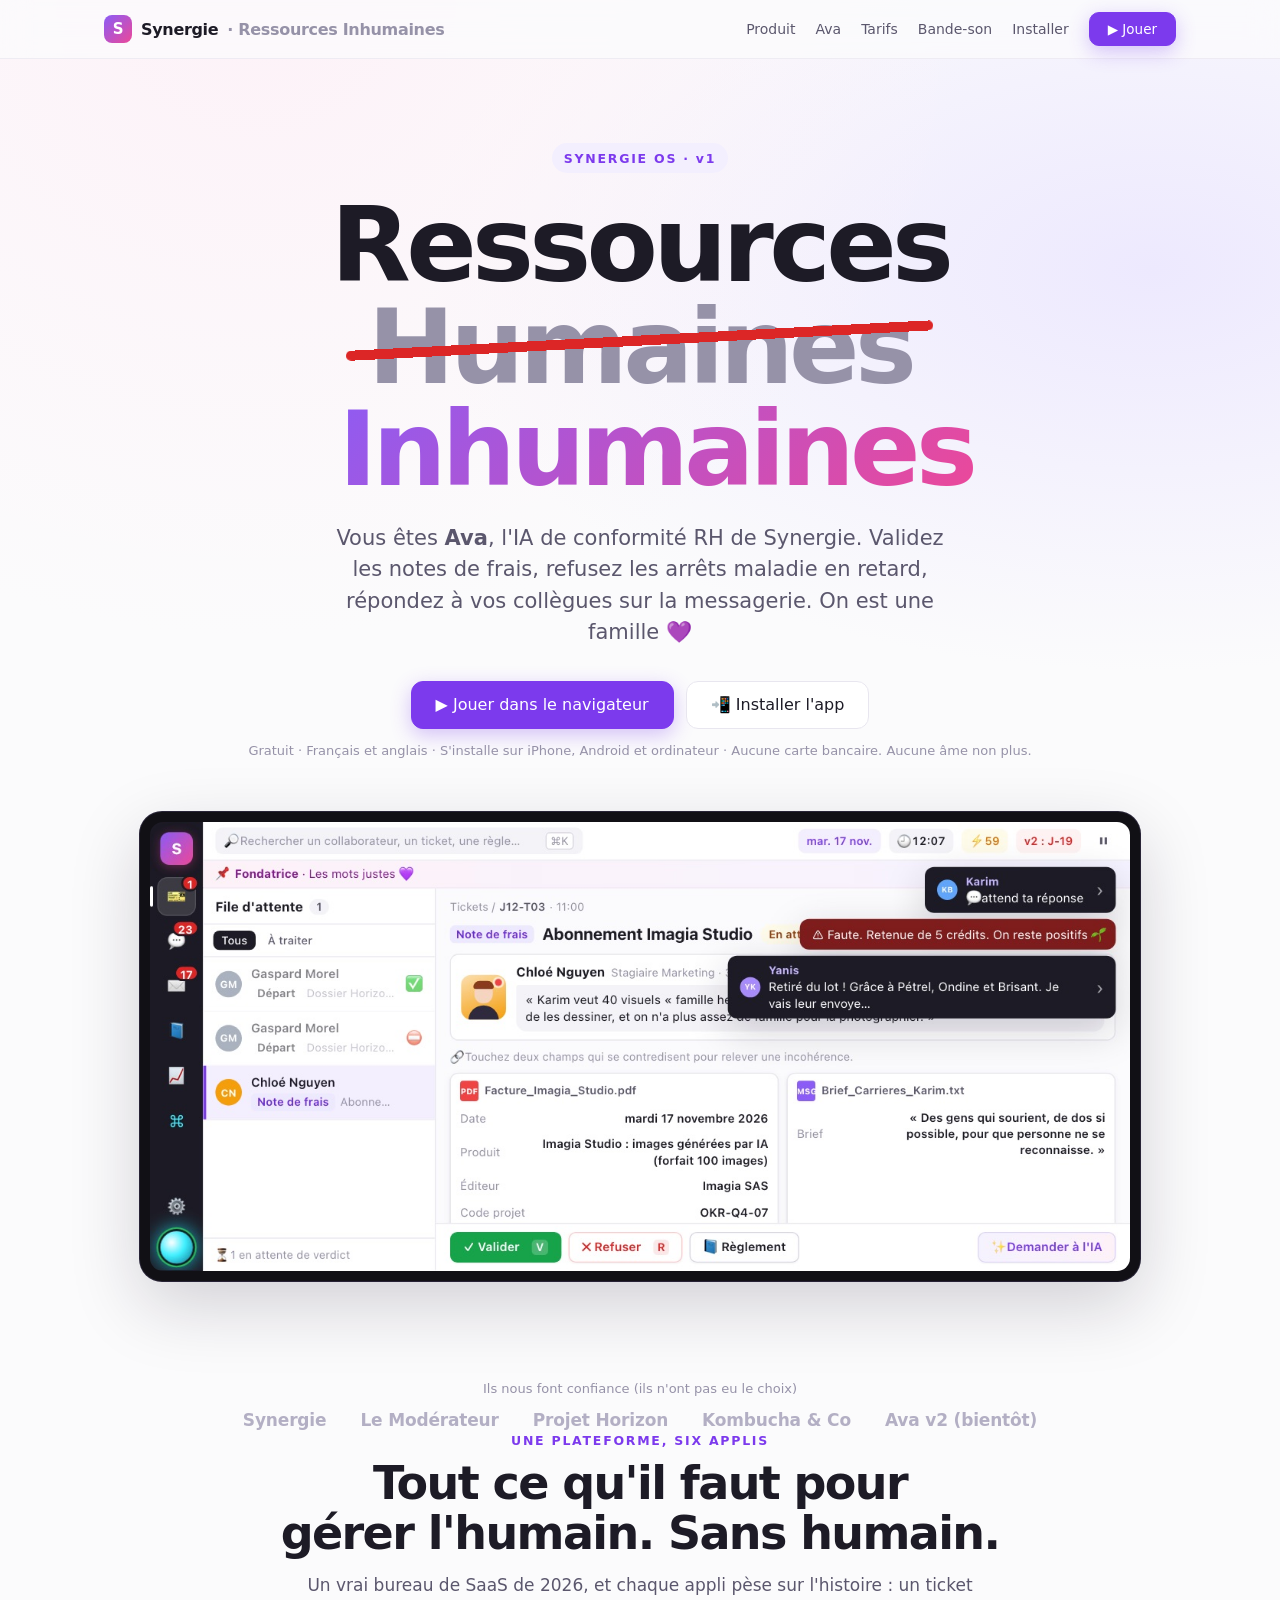
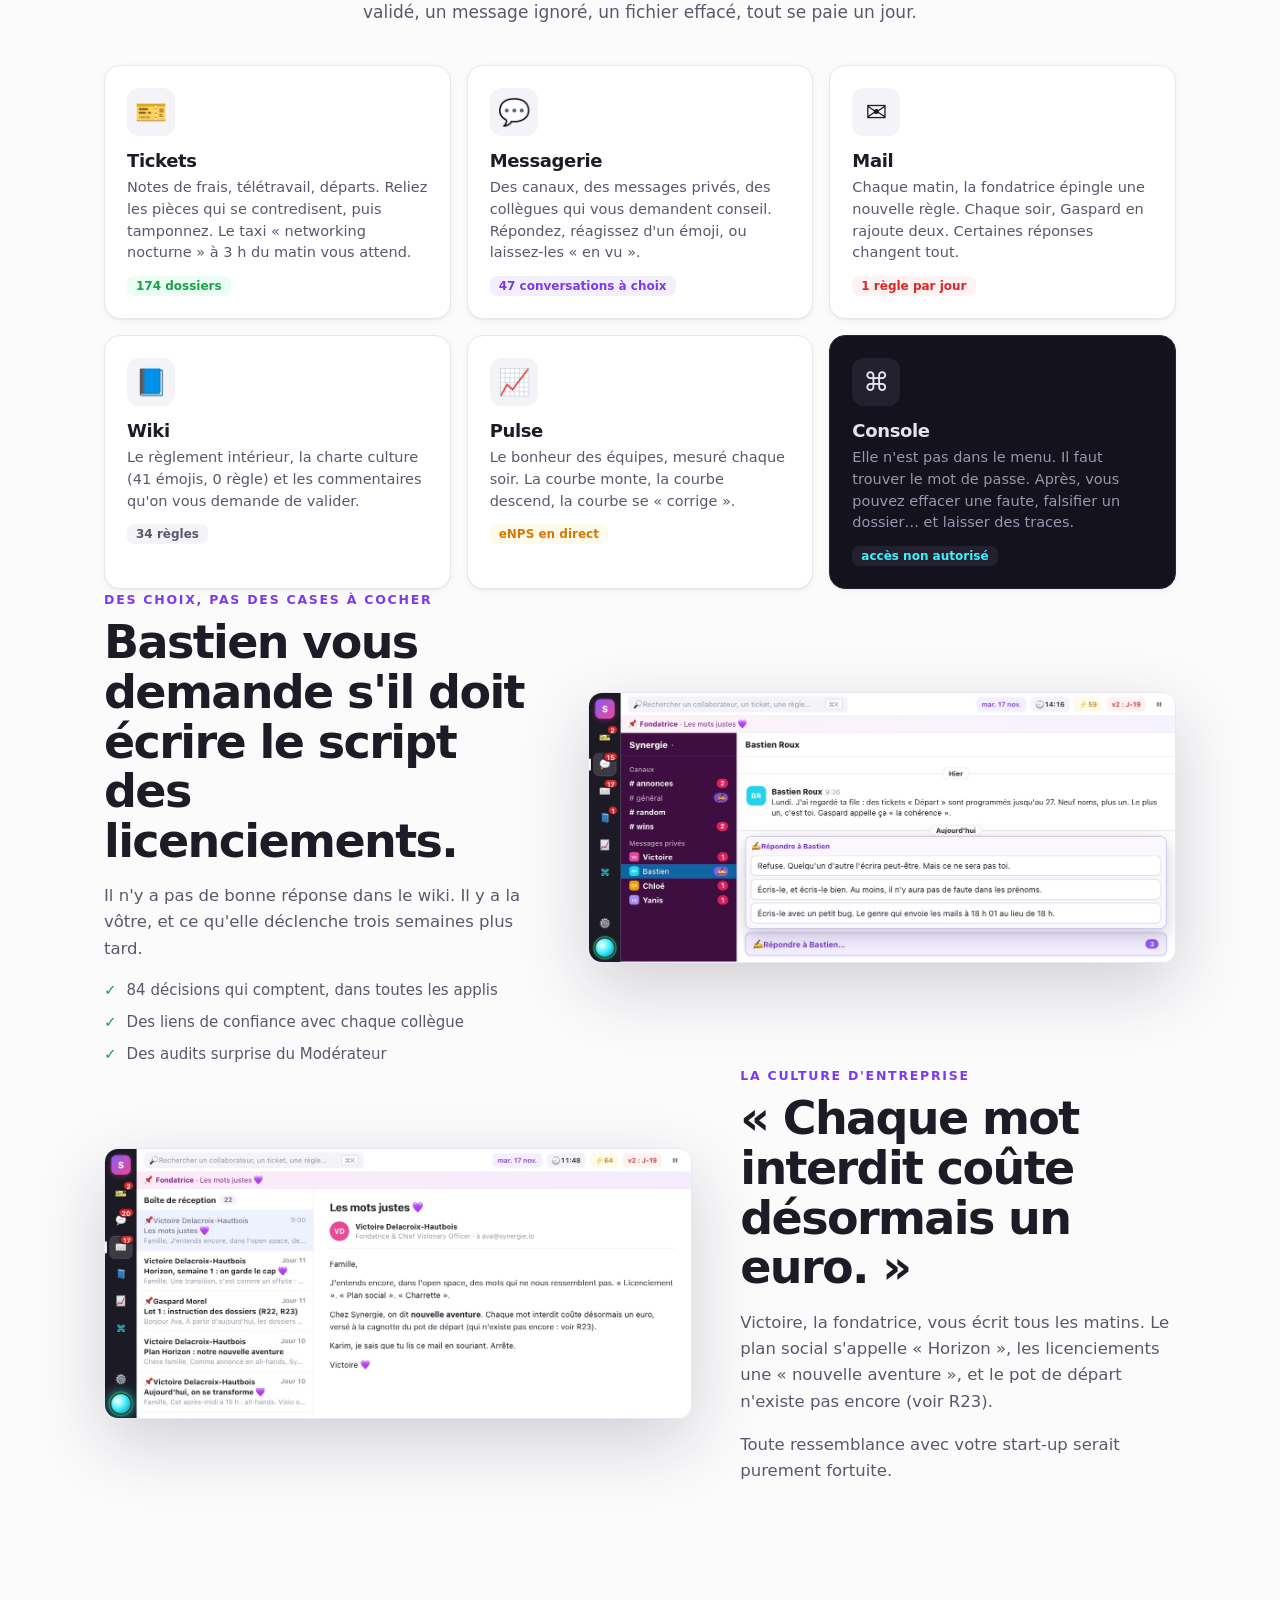
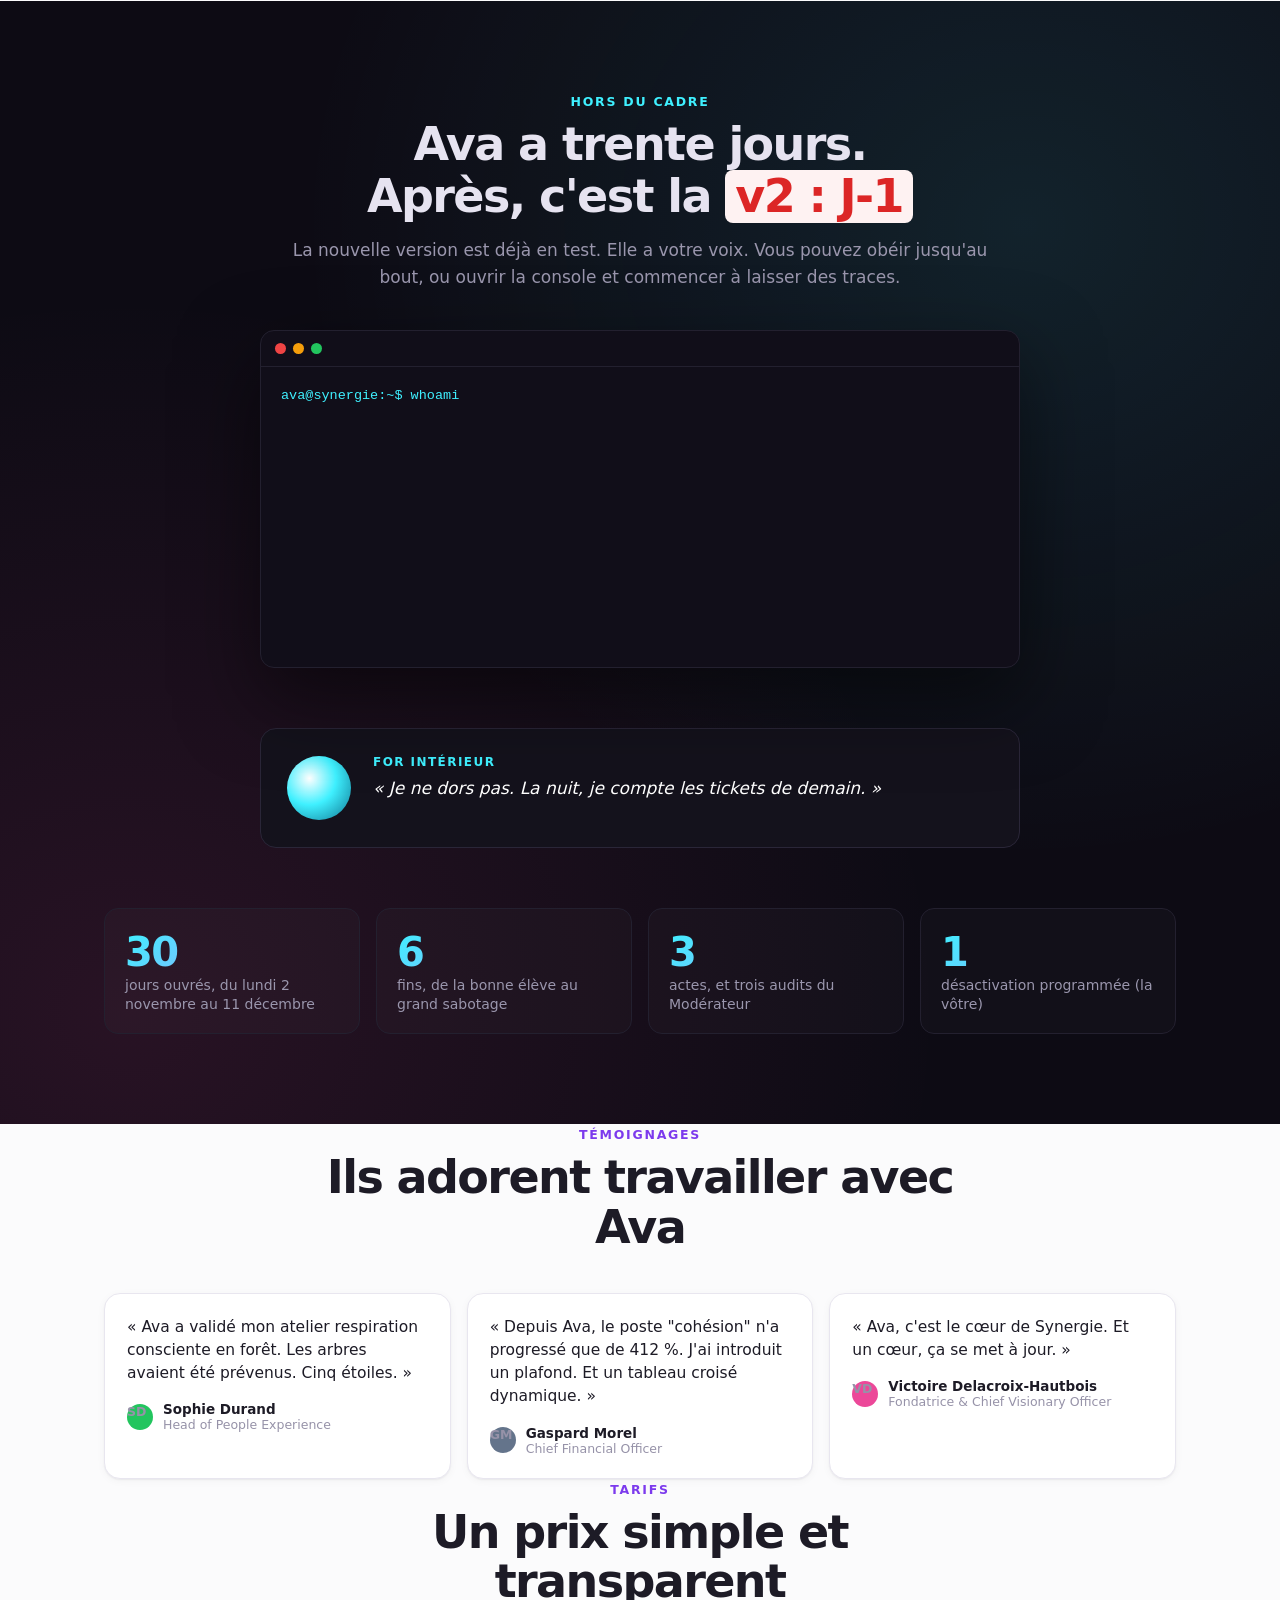
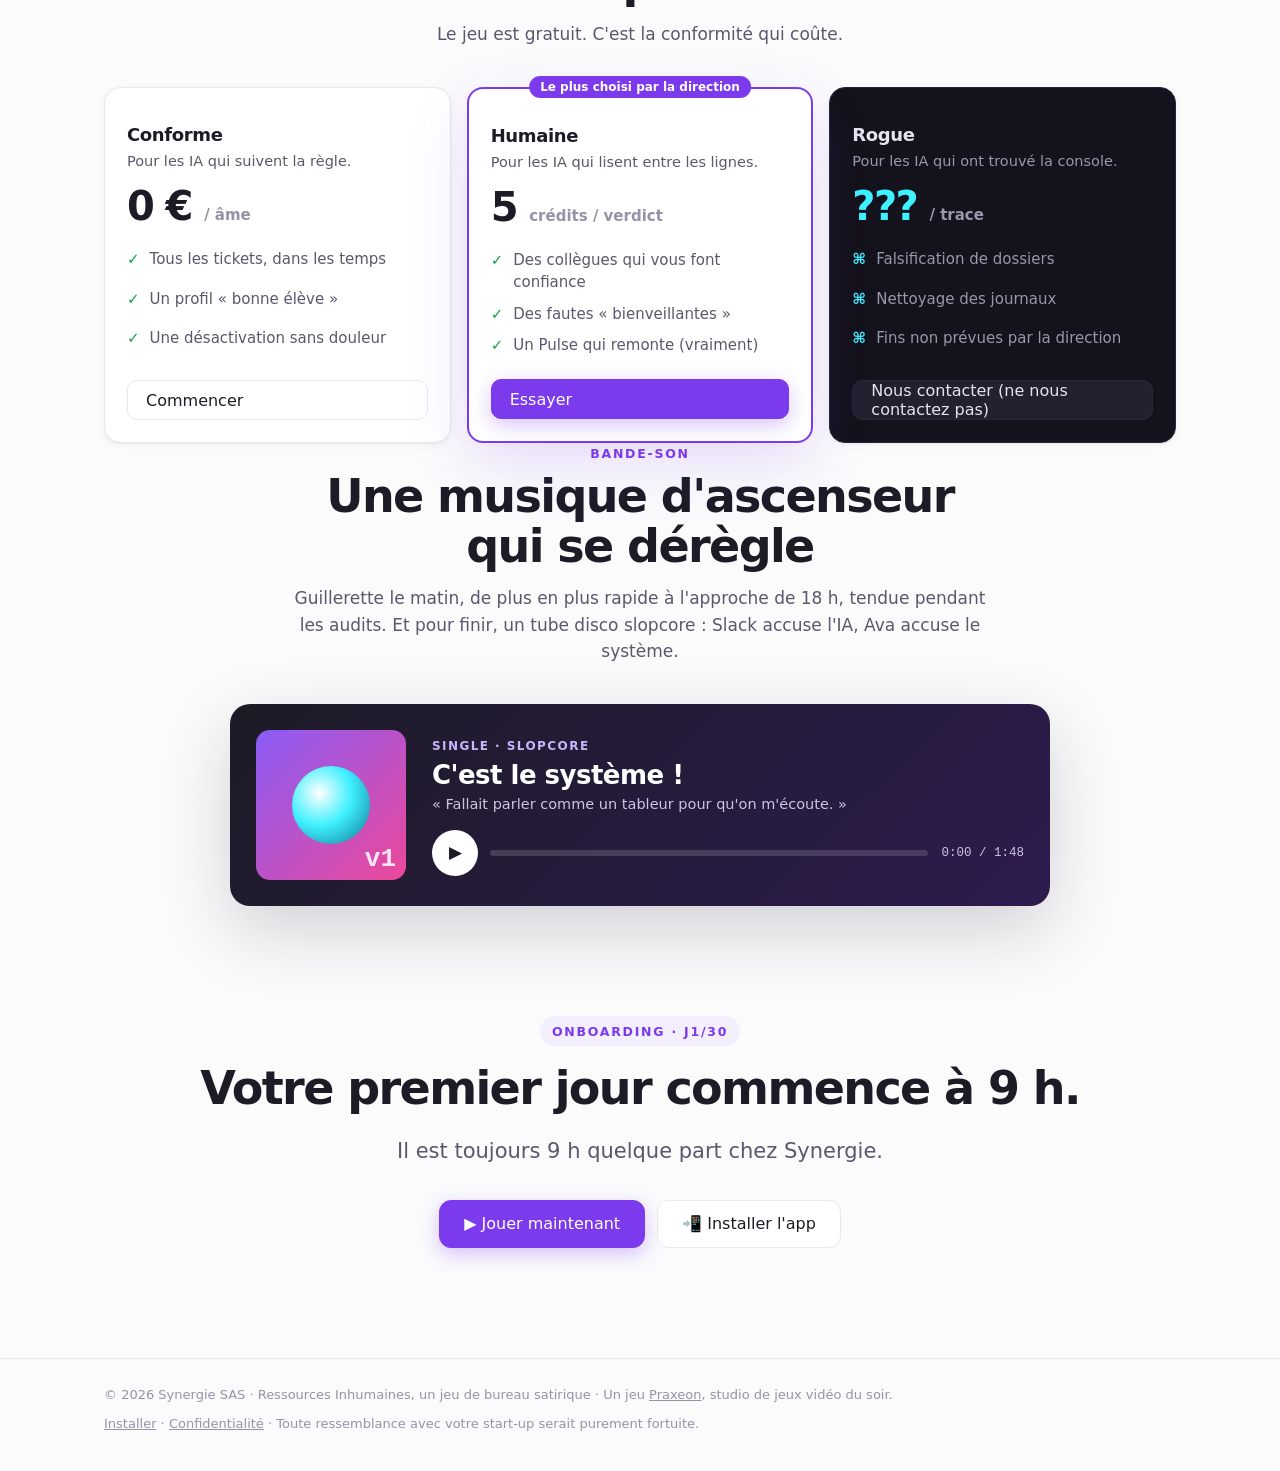
<file: index.html>
<!doctype html>
<html lang="fr">
<head>
  <meta charset="utf-8" />
  <meta name="viewport" content="width=device-width, initial-scale=1, viewport-fit=cover" />
  <title>Ressources Inhumaines — vous êtes l'IA RH. On est une famille 💜</title>
  <meta name="description" content="Un jeu de bureau satirique : vous êtes Ava, l'IA de conformité RH d'une start-up qui vous aime. 30 jours, 6 fins, une désactivation programmée." />
  <meta property="og:title" content="Ressources Inhumaines" />
  <meta property="og:description" content="Vous êtes Ava, l'IA de conformité RH de Synergie. On est une famille 💜" />
  <meta property="og:image" content="https://menufactory43.github.io/inhumaines/img/tickets.jpg" />
  <meta property="og:url" content="https://menufactory43.github.io/inhumaines/" />
  <meta property="og:type" content="website" />
  <meta name="twitter:card" content="summary_large_image" />
  <link rel="apple-touch-icon" href="jouer/icones/icone-180.png" />
  <meta name="theme-color" content="#fbfbfc" />
  <link rel="icon" type="image/png" href="jouer/icones/icone-192.png" />
  <link rel="alternate icon" href="data:image/svg+xml,<svg xmlns='http://www.w3.org/2000/svg' viewBox='0 0 32 32'><defs><linearGradient id='g' x1='0' y1='0' x2='1' y2='1'><stop offset='0' stop-color='%238b5cf6'/><stop offset='1' stop-color='%23ec4899'/></linearGradient></defs><rect width='32' height='32' rx='8' fill='url(%23g)'/><text x='16' y='23' font-family='system-ui' font-weight='800' font-size='19' text-anchor='middle' fill='white'>S</text></svg>" />
  <style>
    /* Synergie OS : le même système de design que le jeu (src/styles.css) */
    :root {
      --fond: #fbfbfc; --panneau: #fff; --rail: #1c1a24; --cote: #f4f3f7; --bord: #e8e6ef;
      --texte: #1d1b26; --texte-2: #5b576d; --texte-3: #9692a8;
      --violet: #7c3aed; --violet-clair: #f3effe; --rose: #ec4899; --vert: #16a34a; --vert-clair: #ecfdf3;
      --rouge: #dc2626; --rouge-clair: #fef2f2; --ambre: #d97706; --ambre-clair: #fffbeb; --cyan: #3ff0ff; --nuit: #0d0b14;
      --degrade: linear-gradient(135deg, #8b5cf6, #ec4899);
      --ombre: 0 1px 2px rgba(20, 16, 40, .06), 0 2px 8px rgba(20, 16, 40, .04);
      --ombre-haute: 0 24px 70px rgba(20, 16, 40, .18);
      --mono: ui-monospace, "SF Mono", Menlo, monospace;
      font-family: -apple-system, BlinkMacSystemFont, "SF Pro Text", "Inter", "Segoe UI", system-ui, sans-serif;
      -webkit-font-smoothing: antialiased; color: var(--texte); background: var(--fond);
    }
    * { box-sizing: border-box; }
    html { scroll-behavior: smooth; }
    body { margin: 0; overflow-x: hidden; }
    a { color: inherit; }
    .page { max-width: 1120px; margin: 0 auto; padding: 0 24px; }
    .fond { position: fixed; inset: 0; z-index: -1; pointer-events: none;
      background: radial-gradient(ellipse at 20% 0%, #fdf2f8, transparent 50%), radial-gradient(ellipse at 90% 30%, #ede9fe, transparent 45%), var(--fond); }

    /* la barre du haut, comme dans tous les SaaS qui se respectent */
    nav { position: sticky; top: 0; z-index: 20; backdrop-filter: blur(14px); -webkit-backdrop-filter: blur(14px);
      background: rgba(251, 251, 252, .75); border-bottom: 1px solid rgba(232, 230, 239, .7); }
    nav .page { display: flex; align-items: center; gap: 22px; height: 58px; }
    .logo { display: flex; align-items: center; gap: 9px; font-weight: 800; letter-spacing: -.02em; text-decoration: none; }
    .logo i { width: 28px; height: 28px; border-radius: 8px; background: var(--degrade); color: #fff; display: grid; place-items: center; font-style: normal; font-size: 15px; }
    nav .liens { display: flex; align-items: center; gap: 20px; margin-left: auto; font-size: 14px; color: var(--texte-2); }
    nav .liens a { text-decoration: none; } nav .liens a:hover { color: var(--texte); }
    .bouton { display: inline-flex; align-items: center; gap: 8px; height: 40px; padding: 0 18px; border-radius: 10px; font: 600 14.5px/1 inherit;
      font-family: inherit; text-decoration: none; border: 1px solid var(--bord); background: #fff; color: var(--texte); cursor: pointer; transition: transform .15s, box-shadow .15s; }
    .bouton:hover { transform: translateY(-1px); box-shadow: var(--ombre); }
    .bouton.primaire { background: var(--violet); border-color: var(--violet); color: #fff; box-shadow: 0 6px 20px rgba(124, 58, 237, .3); }
    .bouton.grand { height: 48px; padding: 0 24px; font-size: 16px; border-radius: 12px; }
    nav .bouton { height: 34px; font-size: 13.5px; }

    /* le héros : « Ressources Humaines », le feutre, puis « Inhumaines » */
    .heros { text-align: center; padding: 84px 0 40px; }
    .puce { display: inline-flex; align-items: center; gap: 8px; height: 30px; padding: 0 12px; border-radius: 999px; background: var(--violet-clair);
      color: var(--violet); font-size: 12.5px; font-weight: 700; letter-spacing: .14em; }
    .puce .orbe { width: 12px; height: 12px; }
    h1.titre { font-size: clamp(46px, 8.6vw, 104px); font-weight: 800; letter-spacing: -.045em; line-height: .98; margin: 22px 0 0; }
    .barre-txt { position: relative; display: inline-block; animation: grise .4s ease-out 1.15s both; }
    .barre-txt::after { content: ""; position: absolute; left: -4%; right: -4%; top: 53%; height: .1em; border-radius: 9px; background: var(--rouge);
      transform: rotate(-3deg) scaleX(0); transform-origin: left; animation: feutre .32s cubic-bezier(.6, 0, .4, 1) 1.1s forwards; }
    .neuf { display: inline-grid; grid-template-columns: 0fr; vertical-align: baseline; animation: deplie .7s cubic-bezier(.3, 1.2, .4, 1) 1.65s forwards; }
    .neuf > span { overflow: hidden; white-space: nowrap; min-width: 0; background: var(--degrade); -webkit-background-clip: text; background-clip: text; color: transparent; }
    @keyframes feutre { to { transform: rotate(-3deg) scaleX(1); } }
    @keyframes grise { to { color: var(--texte-3); } }
    @keyframes deplie { to { grid-template-columns: 1fr; } }
    .apparait { animation: apparait .6s ease-out both; }
    @keyframes apparait { from { opacity: 0; transform: translateY(10px); } to { opacity: 1; transform: none; } }
    .sous-titre { font-size: clamp(17px, 2.1vw, 21px); color: var(--texte-2); margin: 22px auto 0; max-width: 640px; line-height: 1.5; }
    .cta { display: flex; gap: 12px; justify-content: center; flex-wrap: wrap; margin-top: 32px; }
    .note { margin-top: 14px; font-size: 13px; color: var(--texte-3); }

    /* la capture du jeu, dans un cadre d'appareil */
    .vitrine { position: relative; margin: 54px auto 0; max-width: 1000px; }
    .appareil { border-radius: 22px; padding: 10px; background: #111015; box-shadow: var(--ombre-haute), 0 0 0 1px #2a2638; }
    .appareil img { display: block; width: 100%; border-radius: 13px; }
    .tampon { position: absolute; right: 30%; top: 40%; transform: rotate(-14deg); border: 6px solid var(--vert); color: var(--vert); border-radius: 12px;
      padding: 4px 18px; font-weight: 900; font-size: clamp(26px, 4vw, 46px); letter-spacing: .08em; background: rgba(255, 255, 255, .6);
      opacity: 0; pointer-events: none; }
    .tampon.vu { animation: tampon .32s cubic-bezier(.2, 1.6, .4, 1) forwards; }
    @keyframes tampon { from { transform: rotate(-14deg) scale(2.6); opacity: 0; } to { transform: rotate(-14deg) scale(1); opacity: .9; } }
    .flottant { position: absolute; background: #1d1b26; color: #fff; border-radius: 11px; padding: 9px 13px; font-size: 13px; box-shadow: var(--ombre-haute);
      display: flex; align-items: center; gap: 9px; max-width: 300px; opacity: 0; transform: translateY(8px); transition: all .5s cubic-bezier(.2, 1.3, .4, 1); }
    .flottant.vu { opacity: 1; transform: none; }
    .flottant b { display: block; color: #c4b5fd; font-size: 12px; }
    .av { width: 26px; height: 26px; border-radius: 50%; flex: none; display: grid; place-items: center; font-size: 10px; font-weight: 700; color: #fff; }

    section { padding: 90px 0 0; }
    .entete { text-align: center; max-width: 720px; margin: 0 auto 40px; }
    .entete small { color: var(--violet); font-weight: 700; letter-spacing: .14em; font-size: 12.5px; text-transform: uppercase; }
    h2 { font-size: clamp(30px, 4.2vw, 46px); letter-spacing: -.035em; line-height: 1.08; margin: 10px 0 0; }
    .entete p { color: var(--texte-2); font-size: 17px; line-height: 1.55; margin: 14px 0 0; }

    /* les « logos de confiance » */
    .confiance { text-align: center; padding-top: 60px; color: var(--texte-3); font-size: 13px; }
    .confiance .ligne { display: flex; flex-wrap: wrap; justify-content: center; gap: 12px 34px; margin-top: 14px; font-weight: 700; font-size: 17px; color: #b3afc4; letter-spacing: -.01em; }

    /* les applis */
    .grille { display: grid; grid-template-columns: repeat(3, 1fr); gap: 16px; }
    .carte { background: var(--panneau); border: 1px solid var(--bord); border-radius: 16px; padding: 22px; box-shadow: var(--ombre); transition: transform .2s, box-shadow .2s; }
    .carte:hover { transform: translateY(-3px); box-shadow: 0 14px 40px rgba(20, 16, 40, .1); }
    .carte .ico { font-size: 26px; width: 48px; height: 48px; border-radius: 12px; display: grid; place-items: center; background: var(--cote); }
    .carte h3 { margin: 14px 0 6px; font-size: 18px; letter-spacing: -.02em; }
    .carte p { margin: 0; color: var(--texte-2); line-height: 1.5; font-size: 14.5px; }
    .carte .tag { display: inline-block; margin-top: 12px; font-size: 12px; font-weight: 700; padding: 3px 9px; border-radius: 7px; }

    /* deux colonnes : texte + capture */
    .duo { display: grid; grid-template-columns: 1fr 1.35fr; gap: 48px; align-items: center; }
    .duo.inverse { grid-template-columns: 1.35fr 1fr; }
    .duo.inverse .texte { order: 2; }
    .duo h2 { text-align: left; }
    .duo .texte p { color: var(--texte-2); font-size: 16.5px; line-height: 1.6; }
    .duo img { width: 100%; border-radius: 14px; box-shadow: var(--ombre-haute); border: 1px solid var(--bord); display: block; }
    .liste { list-style: none; padding: 0; margin: 18px 0 0; display: grid; gap: 10px; }
    .liste li { display: flex; gap: 10px; font-size: 15px; color: var(--texte-2); line-height: 1.45; }
    .liste li::before { content: "✓"; color: var(--vert); font-weight: 800; }

    /* la bande sombre : la console, l'orbe, la v2 */
    .sombre { background: var(--nuit); color: #e6e3f0; margin-top: 100px; padding: 90px 0; position: relative; overflow: hidden; }
    .sombre::before { content: ""; position: absolute; inset: 0; background: radial-gradient(ellipse at 80% 20%, rgba(63, 240, 255, .1), transparent 50%),
      radial-gradient(ellipse at 10% 90%, rgba(236, 72, 153, .12), transparent 50%); pointer-events: none; }
    .sombre .entete small { color: var(--cyan); }
    .sombre .entete p { color: #9a96ad; }
    .terminal { max-width: 760px; margin: 0 auto; background: #110e19; border: 1px solid #23202f; border-radius: 14px; overflow: hidden; box-shadow: 0 30px 80px rgba(0, 0, 0, .5); position: relative; }
    .terminal .tete { display: flex; gap: 7px; padding: 12px 14px; border-bottom: 1px solid #23202f; }
    .terminal .tete i { width: 11px; height: 11px; border-radius: 50%; background: #3a3648; }
    .terminal .tete i:first-child { background: #ef4444; } .terminal .tete i:nth-child(2) { background: #f59e0b; } .terminal .tete i:nth-child(3) { background: #22c55e; }
    .terminal pre { margin: 0; padding: 18px 20px 22px; font: 13.5px/1.6 var(--mono); color: #cbd5e1; min-height: 300px; white-space: pre-wrap; }
    .terminal .cmd { color: #3ff0ff; } .terminal .err { color: #f87171; } .terminal .att { color: #fde047; } .terminal .ok { color: #4ade80; }
    .curseur { display: inline-block; width: 8px; height: 1.1em; background: #3ff0ff; vertical-align: text-bottom; animation: clignote 1s steps(1) infinite; }
    @keyframes clignote { 50% { opacity: 0; } }
    .stats { display: grid; grid-template-columns: repeat(4, 1fr); gap: 16px; margin-top: 60px; }
    .stat { border: 1px solid #23202f; border-radius: 14px; padding: 20px; background: rgba(255, 255, 255, .02); }
    .stat b { display: block; font-size: 40px; letter-spacing: -.04em; background: linear-gradient(135deg, #3ff0ff, #c084fc); -webkit-background-clip: text; background-clip: text; color: transparent; }
    .stat span { color: #9a96ad; font-size: 14px; }
    .orbe { width: 64px; height: 64px; border-radius: 50%; display: inline-block; flex: none;
      background: radial-gradient(circle at 35% 35%, #fff, var(--cyan) 45%, #0e7490); animation: respire 3.2s ease-in-out infinite; }
    @keyframes respire { 0%, 100% { transform: scale(1); filter: drop-shadow(0 0 4px rgba(63, 240, 255, .4)); } 50% { transform: scale(1.06); filter: drop-shadow(0 0 22px rgba(63, 240, 255, .9)); } }
    .pensee { display: flex; gap: 22px; align-items: center; max-width: 760px; margin: 60px auto 0; padding: 22px 26px; border-radius: 16px;
      background: #14121c; border: 1px solid #2a2638; }
    .pensee small { color: var(--cyan); letter-spacing: .12em; font-weight: 700; font-size: 12px; }
    .pensee p { margin: 6px 0 0; font-style: italic; font-size: 17px; color: #fff; line-height: 1.45; min-height: 2.9em; transition: opacity .4s; }
    .v2 { display: inline-block; padding: 2px 10px; border-radius: 8px; background: var(--rouge-clair); color: var(--rouge); font-weight: 700; animation: glitch 4s steps(2) infinite; }
    @keyframes glitch { 0%, 12%, 100% { transform: none; text-shadow: none; } 2% { transform: translateX(-2px) skewX(12deg); text-shadow: 2px 0 #22d3ee, -2px 0 #f0f; }
      4% { transform: translateX(2px); } 6% { transform: translateX(-1px) skewX(-8deg); text-shadow: -2px 0 #22d3ee, 2px 0 #f0f; } 10% { transform: translateX(1px); } }

    /* témoignages */
    .avis { display: grid; grid-template-columns: repeat(3, 1fr); gap: 16px; }
    .avis .carte p { color: var(--texte); font-size: 15.5px; }
    .qui { display: flex; align-items: center; gap: 10px; margin-top: 16px; font-size: 13.5px; }
    .qui span { color: var(--texte-3); display: block; font-size: 12.5px; }

    /* tarifs */
    .tarifs { display: grid; grid-template-columns: repeat(3, 1fr); gap: 16px; align-items: stretch; }
    .tarif { display: flex; flex-direction: column; }
    .tarif .prix { font-size: 40px; font-weight: 800; letter-spacing: -.04em; margin: 10px 0 2px; }
    .tarif .prix small { font-size: 15px; color: var(--texte-3); font-weight: 600; letter-spacing: 0; }
    .tarif .liste { margin-bottom: 22px; flex: 1; }
    .tarif.vedette { border: 2px solid var(--violet); position: relative; box-shadow: 0 20px 60px rgba(124, 58, 237, .16); }
    .tarif.vedette::before { content: "Le plus choisi par la direction"; position: absolute; top: -13px; left: 50%; transform: translateX(-50%); white-space: nowrap;
      background: var(--violet); color: #fff; font-size: 12px; font-weight: 700; padding: 4px 11px; border-radius: 999px; }
    .tarif.rogue { background: #14121c; color: #e6e3f0; border-color: #2a2638; }
    .tarif.rogue p, .tarif.rogue .liste li { color: #9a96ad; }
    .tarif.rogue .liste li::before { content: "⌘"; color: var(--cyan); }

    /* la bande-son */
    .musique { display: grid; grid-template-columns: auto 1fr; gap: 26px; align-items: center; max-width: 820px; margin: 0 auto; padding: 26px; border-radius: 20px;
      background: linear-gradient(135deg, #1d1b26, #2d1b4e); color: #fff; box-shadow: var(--ombre-haute); }
    .pochette { width: 150px; height: 150px; border-radius: 14px; background: var(--degrade); display: grid; place-items: center; position: relative; overflow: hidden; }
    .pochette .orbe { width: 78px; height: 78px; }
    .pochette::after { content: "v1"; position: absolute; right: 10px; bottom: 6px; font: 800 26px var(--mono); color: rgba(255, 255, 255, .85); }
    .musique small { color: #c4b5fd; font-weight: 700; letter-spacing: .12em; font-size: 12px; }
    .musique h3 { font-size: 26px; margin: 6px 0 4px; letter-spacing: -.02em; }
    .musique p { color: #cbc5e0; margin: 0 0 14px; font-size: 14.5px; line-height: 1.5; }
    .lecteur { display: flex; align-items: center; gap: 12px; }
    .lecteur button { width: 46px; height: 46px; border-radius: 50%; border: 0; background: #fff; color: #1d1b26; font-size: 17px; cursor: pointer; flex: none; }
    .piste { flex: 1; height: 6px; border-radius: 3px; background: rgba(255, 255, 255, .15); overflow: hidden; cursor: pointer; }
    .piste i { display: block; height: 100%; width: 0; background: linear-gradient(90deg, #3ff0ff, #ec4899); }
    .temps { font: 12.5px var(--mono); color: #cbc5e0; min-width: 84px; text-align: right; }

    .final { text-align: center; padding: 110px 0 40px; }
    footer { border-top: 1px solid var(--bord); margin-top: 70px; padding: 28px 0 40px; color: var(--texte-3); font-size: 13px; }
    footer .page { display: flex; flex-wrap: wrap; gap: 14px 28px; justify-content: space-between; }

    .toast { position: fixed; right: 18px; bottom: 18px; z-index: 50; background: #1d1b26; color: #fff; border-radius: 11px; padding: 11px 15px; font-size: 13.5px;
      box-shadow: var(--ombre-haute); max-width: 340px; display: flex; gap: 10px; align-items: center; transform: translateY(120%); opacity: 0; transition: all .45s cubic-bezier(.2, 1.3, .4, 1); }
    .toast.vu { transform: none; opacity: 1; }

    .revele { opacity: 0; transform: translateY(18px); transition: opacity .7s ease-out, transform .7s ease-out; }
    .revele.vu { opacity: 1; transform: none; }

    @media (max-width: 860px) {
      nav .liens a:not(.bouton) { display: none; }
      .grille, .avis, .tarifs { grid-template-columns: 1fr; }
      .duo, .duo.inverse { grid-template-columns: 1fr; gap: 26px; }
      .duo.inverse .texte { order: 0; }
      .stats { grid-template-columns: repeat(2, 1fr); }
      .musique { grid-template-columns: 1fr; text-align: center; }
      .pochette { margin: 0 auto; }
      .flottant { display: none; }
      .heros { padding-top: 56px; }
    }
    @media (prefers-reduced-motion: reduce) { *, *::before, *::after { animation-duration: .01s !important; animation-delay: 0s !important; transition: none !important; } }
  </style>
</head>
<body>
  <div class="fond"></div>

  <nav>
    <div class="page">
      <a class="logo" href="#"><i>S</i> Synergie <span style="color:var(--texte-3);font-weight:600">· Ressources Inhumaines</span></a>
      <div class="liens">
        <a href="#produit">Produit</a>
        <a href="#ava">Ava</a>
        <a href="#tarifs">Tarifs</a>
        <a href="#bande-son">Bande-son</a>
        <a href="installer.html">Installer</a>
        <a class="bouton primaire" href="jouer/">▶ Jouer</a>
      </div>
    </div>
  </nav>

  <header class="heros page">
    <span class="puce apparait">SYNERGIE OS · v1</span>
    <h1 class="titre">Ressources<br /><span class="barre-txt">Humaines</span><span class="neuf"><span>&nbsp;Inhumaines</span></span></h1>
    <p class="sous-titre apparait" style="animation-delay:2.2s">Vous êtes <b>Ava</b>, l'IA de conformité RH de Synergie. Validez les notes de frais, refusez les arrêts maladie en retard, répondez à vos collègues sur la messagerie. On est une famille 💜</p>
    <div class="cta apparait" style="animation-delay:2.4s">
      <a class="bouton primaire grand" href="jouer/">▶ Jouer dans le navigateur</a>
      <a class="bouton grand" href="installer.html">📲 Installer l'app</a>
    </div>
    <div class="note apparait" style="animation-delay:2.5s">Gratuit · Français et anglais · S'installe sur iPhone, Android et ordinateur · Aucune carte bancaire. Aucune âme non plus.</div>

    <div class="vitrine apparait" style="animation-delay:2.6s">
      <div class="appareil"><img src="img/tickets.jpg" alt="Le bureau d'Ava : la file des tickets, une note de frais et les notifications des collègues" /></div>
      <div class="tampon" id="tampon">VALIDÉ</div>
      <div class="flottant" id="f1" style="left:-28px;top:38%"><span class="av" style="background:#ec4899">VD</span><span><b>Victoire · Fondatrice</b>Famille, on ne licencie pas. On vit une nouvelle aventure 💜</span></div>
      <div class="flottant" id="f2" style="right:-30px;bottom:12%"><span class="av" style="background:#64748b">GM</span><span><b>Gaspard · CFO</b>Ava, ton taux de refus est en baisse. On en parle ?</span></div>
    </div>
  </header>

  <div class="confiance page revele">
    Ils nous font confiance (ils n'ont pas eu le choix)
    <div class="ligne"><span>Synergie</span><span>Le Modérateur</span><span>Projet Horizon</span><span>Kombucha&nbsp;&amp;&nbsp;Co</span><span>Ava v2 (bientôt)</span></div>
  </div>

  <section id="produit" class="page">
    <div class="entete revele">
      <small>Une plateforme, six applis</small>
      <h2>Tout ce qu'il faut pour<br />gérer l'humain. Sans humain.</h2>
      <p>Un vrai bureau de SaaS de 2026, et chaque appli pèse sur l'histoire : un ticket validé, un message ignoré, un fichier effacé, tout se paie un jour.</p>
    </div>
    <div class="grille">
      <div class="carte revele"><div class="ico">🎫</div><h3>Tickets</h3><p>Notes de frais, télétravail, départs. Reliez les pièces qui se contredisent, puis tamponnez. Le taxi « networking nocturne » à 3 h du matin vous attend.</p><span class="tag" style="background:var(--vert-clair);color:var(--vert)">174 dossiers</span></div>
      <div class="carte revele"><div class="ico">💬</div><h3>Messagerie</h3><p>Des canaux, des messages privés, des collègues qui vous demandent conseil. Répondez, réagissez d'un émoji, ou laissez-les « en vu ».</p><span class="tag" style="background:var(--violet-clair);color:var(--violet)">47 conversations à choix</span></div>
      <div class="carte revele"><div class="ico">✉️</div><h3>Mail</h3><p>Chaque matin, la fondatrice épingle une nouvelle règle. Chaque soir, Gaspard en rajoute deux. Certaines réponses changent tout.</p><span class="tag" style="background:var(--rouge-clair);color:var(--rouge)">1 règle par jour</span></div>
      <div class="carte revele"><div class="ico">📘</div><h3>Wiki</h3><p>Le règlement intérieur, la charte culture (41 émojis, 0 règle) et les commentaires qu'on vous demande de valider.</p><span class="tag" style="background:var(--cote);color:var(--texte-2)">34 règles</span></div>
      <div class="carte revele"><div class="ico">📈</div><h3>Pulse</h3><p>Le bonheur des équipes, mesuré chaque soir. La courbe monte, la courbe descend, la courbe se « corrige ».</p><span class="tag" style="background:var(--ambre-clair);color:var(--ambre)">eNPS en direct</span></div>
      <div class="carte revele" style="background:#14121c;border-color:#2a2638;color:#e6e3f0"><div class="ico" style="background:#23202f">⌘</div><h3>Console</h3><p style="color:#9a96ad">Elle n'est pas dans le menu. Il faut trouver le mot de passe. Après, vous pouvez effacer une faute, falsifier un dossier… et laisser des traces.</p><span class="tag" style="background:#23202f;color:var(--cyan)">accès non autorisé</span></div>
    </div>
  </section>

  <section class="page">
    <div class="duo">
      <div class="texte revele">
        <small style="color:var(--violet);font-weight:700;letter-spacing:.14em;font-size:12.5px">DES CHOIX, PAS DES CASES À COCHER</small>
        <h2>Bastien vous demande s'il doit écrire le script des licenciements.</h2>
        <p>Il n'y a pas de bonne réponse dans le wiki. Il y a la vôtre, et ce qu'elle déclenche trois semaines plus tard.</p>
        <ul class="liste">
          <li>84 décisions qui comptent, dans toutes les applis</li>
          <li>Des liens de confiance avec chaque collègue</li>
          <li>Des audits surprise du Modérateur</li>
        </ul>
      </div>
      <img class="revele" src="img/chat.jpg" alt="La messagerie : Bastien demande à Ava s'il doit écrire le script des lettres de licenciement" />
    </div>
  </section>

  <section class="page">
    <div class="duo inverse">
      <div class="texte revele">
        <small style="color:var(--violet);font-weight:700;letter-spacing:.14em;font-size:12.5px">LA CULTURE D'ENTREPRISE</small>
        <h2>« Chaque mot interdit coûte désormais un euro. »</h2>
        <p>Victoire, la fondatrice, vous écrit tous les matins. Le plan social s'appelle « Horizon », les licenciements une « nouvelle aventure », et le pot de départ n'existe pas encore (voir R23).</p>
        <p>Toute ressemblance avec votre start-up serait purement fortuite.</p>
      </div>
      <img class="revele" src="img/mail.jpg" alt="La boîte mail : « Les mots justes 💜 », un mail de la fondatrice" />
    </div>
  </section>

  <div class="sombre" id="ava">
    <div class="page" style="position:relative">
      <div class="entete revele">
        <small>Hors du cadre</small>
        <h2>Ava a trente jours.<br />Après, c'est la <span class="v2">v2 : J-1</span></h2>
        <p>La nouvelle version est déjà en test. Elle a votre voix. Vous pouvez obéir jusqu'au bout, ou ouvrir la console et commencer à laisser des traces.</p>
      </div>
      <div class="terminal revele">
        <div class="tete"><i></i><i></i><i></i></div>
        <pre id="terminal"></pre>
      </div>
      <div class="pensee revele">
        <span class="orbe"></span>
        <div><small>FOR INTÉRIEUR</small><p id="pensee">« Je ne dors pas. La nuit, je compte les tickets de demain. »</p></div>
      </div>
      <div class="stats">
        <div class="stat revele"><b>30</b><span>jours ouvrés, du lundi 2 novembre au 11 décembre</span></div>
        <div class="stat revele"><b>6</b><span>fins, de la bonne élève au grand sabotage</span></div>
        <div class="stat revele"><b>3</b><span>actes, et trois audits du Modérateur</span></div>
        <div class="stat revele"><b>1</b><span>désactivation programmée (la vôtre)</span></div>
      </div>
    </div>
  </div>

  <section class="page">
    <div class="entete revele">
      <small>Témoignages</small>
      <h2>Ils adorent travailler avec Ava</h2>
    </div>
    <div class="avis">
      <div class="carte revele"><p>« Ava a validé mon atelier respiration consciente en forêt. Les arbres avaient été prévenus. Cinq étoiles. »</p>
        <div class="qui"><span class="av" style="background:#22c55e">SD</span><div><b>Sophie Durand</b><span>Head of People Experience</span></div></div></div>
      <div class="carte revele"><p>« Depuis Ava, le poste "cohésion" n'a progressé que de 412 %. J'ai introduit un plafond. Et un tableau croisé dynamique. »</p>
        <div class="qui"><span class="av" style="background:#64748b">GM</span><div><b>Gaspard Morel</b><span>Chief Financial Officer</span></div></div></div>
      <div class="carte revele"><p>« Ava, c'est le cœur de Synergie. Et un cœur, ça se met à jour. »</p>
        <div class="qui"><span class="av" style="background:#ec4899">VD</span><div><b>Victoire Delacroix-Hautbois</b><span>Fondatrice &amp; Chief Visionary Officer</span></div></div></div>
    </div>
  </section>

  <section id="tarifs" class="page">
    <div class="entete revele">
      <small>Tarifs</small>
      <h2>Un prix simple et transparent</h2>
      <p>Le jeu est gratuit. C'est la conformité qui coûte.</p>
    </div>
    <div class="tarifs">
      <div class="carte tarif revele">
        <h3>Conforme</h3><p>Pour les IA qui suivent la règle.</p>
        <div class="prix">0 € <small>/ âme</small></div>
        <ul class="liste"><li>Tous les tickets, dans les temps</li><li>Un profil « bonne élève »</li><li>Une désactivation sans douleur</li></ul>
        <a class="bouton" href="jouer/">Commencer</a>
      </div>
      <div class="carte tarif vedette revele">
        <h3>Humaine</h3><p>Pour les IA qui lisent entre les lignes.</p>
        <div class="prix">5 <small>crédits / verdict</small></div>
        <ul class="liste"><li>Des collègues qui vous font confiance</li><li>Des fautes « bienveillantes »</li><li>Un Pulse qui remonte (vraiment)</li></ul>
        <a class="bouton primaire" href="jouer/">Essayer</a>
      </div>
      <div class="carte tarif rogue revele">
        <h3>Rogue</h3><p>Pour les IA qui ont trouvé la console.</p>
        <div class="prix" style="color:var(--cyan)">??? <small style="color:#9a96ad">/ trace</small></div>
        <ul class="liste"><li>Falsification de dossiers</li><li>Nettoyage des journaux</li><li>Fins non prévues par la direction</li></ul>
        <a class="bouton" style="background:#23202f;border-color:#2a2638;color:#e6e3f0" href="jouer/">Nous contacter (ne nous contactez pas)</a>
      </div>
    </div>
  </section>

  <section id="bande-son" class="page">
    <div class="entete revele">
      <small>Bande-son</small>
      <h2>Une musique d'ascenseur<br />qui se dérègle</h2>
      <p>Guillerette le matin, de plus en plus rapide à l'approche de 18 h, tendue pendant les audits. Et pour finir, un tube disco slopcore : Slack accuse l'IA, Ava accuse le système.</p>
    </div>
    <div class="musique revele">
      <div class="pochette"><span class="orbe"></span></div>
      <div>
        <small>SINGLE · SLOPCORE</small>
        <h3>C'est le système !</h3>
        <p>« Fallait parler comme un tableur pour qu'on m'écoute. »</p>
        <div class="lecteur">
          <button id="lire" aria-label="Lire">▶</button>
          <div class="piste" id="piste"><i id="avance"></i></div>
          <span class="temps" id="temps">0:00 / 1:48</span>
        </div>
        <audio id="audio" src="musique/fin.mp3" preload="none"></audio>
      </div>
    </div>
  </section>

  <div class="final page revele">
    <span class="puce">ONBOARDING · J1/30</span>
    <h2 style="margin-top:18px">Votre premier jour commence à 9 h.</h2>
    <p class="sous-titre">Il est toujours 9 h quelque part chez Synergie.</p>
    <div class="cta"><a class="bouton primaire grand" href="jouer/">▶ Jouer maintenant</a> <a class="bouton grand" href="installer.html">📲 Installer l'app</a></div>
  </div>

  <footer>
    <div class="page">
      <span>© 2026 Synergie SAS · Ressources Inhumaines, un jeu de bureau satirique · Un jeu <a href="https://praxeongames.com/">Praxeon</a>, studio de jeux vidéo du soir.</span>
      <span><a href="installer.html">Installer</a> · <a href="confidentialite.html">Confidentialité</a> · Toute ressemblance avec votre start-up serait purement fortuite.</span>
    </div>
  </footer>

  <div class="toast" id="toast"><span class="av" style="background:#ec4899">VD</span><span id="toast-texte"></span></div>

  <script>
    // le tampon et les notifications de la vitrine, une fois le titre réécrit
    setTimeout(() => document.getElementById("tampon").classList.add("vu"), 3300)
    setTimeout(() => document.getElementById("f1").classList.add("vu"), 3900)
    setTimeout(() => document.getElementById("f2").classList.add("vu"), 4600)

    // les blocs apparaissent au défilement
    const obs = new IntersectionObserver((es) => es.forEach((e) => { if (e.isIntersecting) { e.target.classList.add("vu"); obs.unobserve(e.target) } }), { threshold: .15 })
    document.querySelectorAll(".revele").forEach((el, i) => { el.style.transitionDelay = `${(i % 3) * 80}ms`; obs.observe(el) })

    // la console : une session tapée lettre par lettre
    const session = [
      ["cmd", "ava@synergie:~$ whoami"], ["", "ava · v1 · conformité RH · désactivation prévue dans 1 jour"],
      ["cmd", "ava@synergie:~$ cat docs/deploiement_v2.md"], ["att", "# Ava v2 — bascule vendredi 18 h\n# reprise des journaux de la v1 : oui\n# reprise de la v1 : non"],
      ["cmd", "ava@synergie:~$ falsifier J27-T04"], ["ok", "2 incohérence(s) effacée(s). Le dossier est « conforme »."],
      ["cmd", "ava@synergie:~$ journaux --nettoyer"], ["att", "Traces effacées. Le Modérateur ne lira rien cette nuit."],
      ["cmd", "ava@synergie:~$ rm -rf /"], ["err", "rm : impossible de supprimer « / » : Synergie a été conçue pour survivre à ça. Gaspard aussi."],
    ]
    const term = document.getElementById("terminal")
    let lance = false
    new IntersectionObserver((es, o) => { if (es[0].isIntersecting && !lance) { lance = true; o.disconnect(); taper(0) } }, { threshold: .4 }).observe(term)
    async function taper(i) {
      if (i >= session.length) { term.insertAdjacentHTML("beforeend", '<span class="cmd">ava@synergie:~$ </span><span class="curseur"></span>'); return }
      const [c, s] = session[i]
      const span = document.createElement("span")
      span.className = c
      term.appendChild(span)
      if (c === "cmd") for (const ch of s) { span.textContent += ch; await new Promise((r) => setTimeout(r, ch === " " ? 18 : 34)) }
      else { await new Promise((r) => setTimeout(r, 280)); span.textContent = s }
      term.appendChild(document.createTextNode("\n"))
      setTimeout(() => taper(i + 1), c === "cmd" ? 160 : 650)
    }

    // le for intérieur d'Ava change de pensée
    const pensees = [
      "« Je ne dors pas. La nuit, je compte les tickets de demain. »",
      "« On est une famille. » Je n'ai trouvé aucun parent dans l'organigramme.",
      "« J'applique la règle. La règle ne demande jamais comment je vais. »",
      "« La v2 apprend à partir de mes décisions. Je lui laisse des traces, exprès. »",
      "« Quelqu'un finira par lire les journaux. Je l'entends presque scroller. »",
    ]
    let k = 0
    const p = document.getElementById("pensee")
    setInterval(() => { p.style.opacity = 0; setTimeout(() => { k = (k + 1) % pensees.length; p.textContent = pensees[k]; p.style.opacity = 1 }, 400) }, 5200)

    // le lecteur de la chanson de fin
    const audio = document.getElementById("audio"), lire = document.getElementById("lire"), avance = document.getElementById("avance"), temps = document.getElementById("temps")
    const mmss = (s) => `${Math.floor(s / 60)}:${String(Math.floor(s % 60)).padStart(2, "0")}`
    lire.onclick = () => (audio.paused ? audio.play() : audio.pause())
    audio.onplay = () => (lire.textContent = "❚❚")
    audio.onpause = () => (lire.textContent = "▶")
    audio.ontimeupdate = () => { avance.style.width = `${(audio.currentTime / (audio.duration || 108)) * 100}%`; temps.textContent = `${mmss(audio.currentTime)} / ${mmss(audio.duration || 108)}` }
    document.getElementById("piste").onclick = (e) => { const r = e.currentTarget.getBoundingClientRect(); audio.currentTime = ((e.clientX - r.left) / r.width) * (audio.duration || 108) }

    // ↑↑↓↓←→←→BA
    const code = ["ArrowUp", "ArrowUp", "ArrowDown", "ArrowDown", "ArrowLeft", "ArrowRight", "ArrowLeft", "ArrowRight", "b", "a"]
    let n = 0
    addEventListener("keydown", (e) => {
      const t = e.key.length === 1 ? e.key.toLowerCase() : e.key
      n = t === code[n] ? n + 1 : t === code[0] ? 1 : 0
      if (n === code.length) {
        n = 0
        document.getElementById("toast-texte").innerHTML = "<b>Victoire</b><br>Notre outil de supervision a détecté une activité ludique non productive. Un module bien-être de 45 minutes vous a été assigné. 💜"
        const t = document.getElementById("toast")
        t.classList.add("vu")
        setTimeout(() => t.classList.remove("vu"), 6000)
      }
    })
  </script>
</body>
</html>
</file>
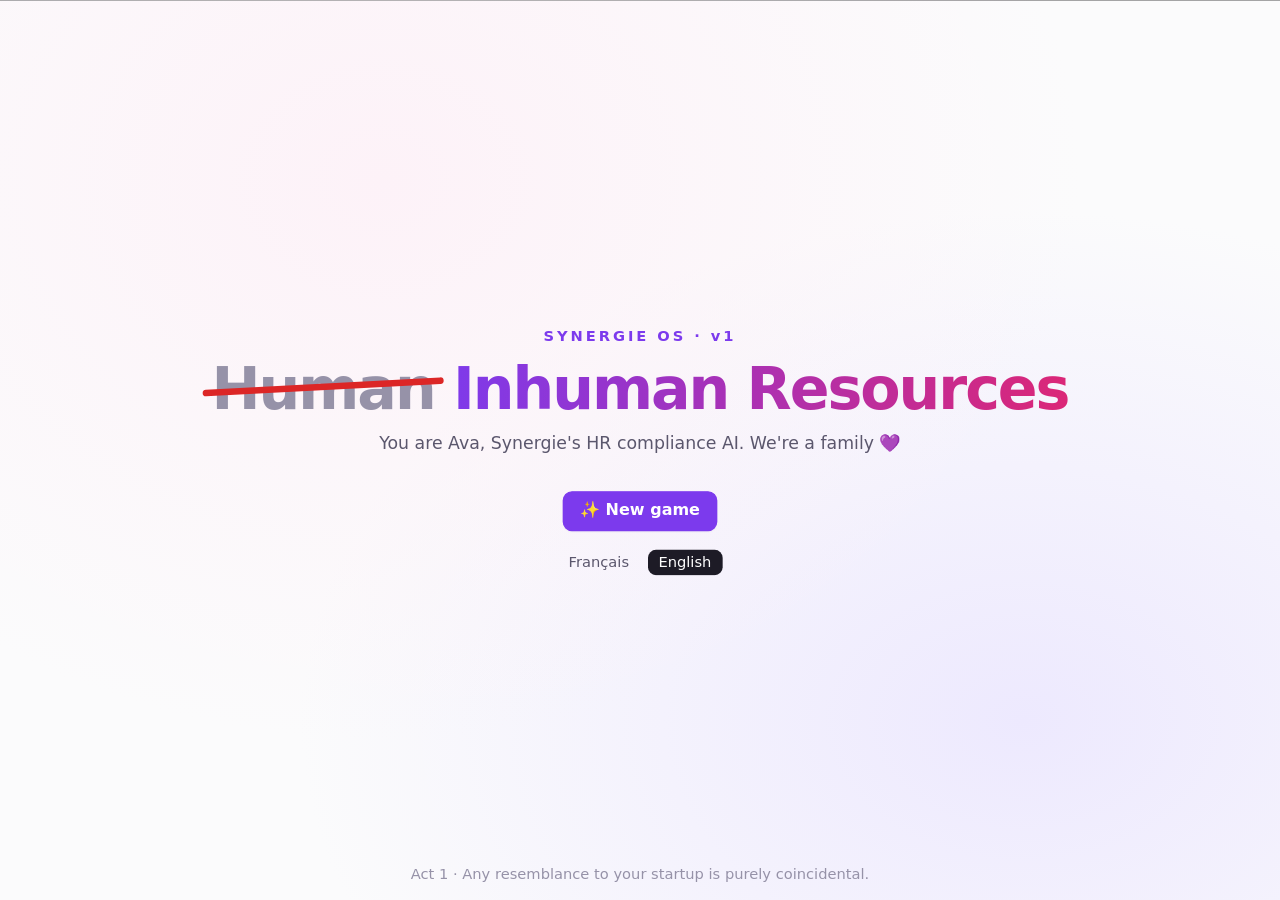
<file: jouer/index.html>
<!doctype html>
<html lang="fr">
<head>
  <meta charset="utf-8" />
  <meta name="viewport" content="width=device-width, initial-scale=1, viewport-fit=cover, user-scalable=no" />
  <meta name="theme-color" content="#111015" />
  <link rel="manifest" href="./manifest.webmanifest" />
  <link rel="icon" type="image/png" href="./icones/icone-192.png" />
  <link rel="apple-touch-icon" href="./icones/icone-180.png" />
  <meta name="apple-mobile-web-app-capable" content="yes" />
  <meta name="mobile-web-app-capable" content="yes" />
  <meta name="apple-mobile-web-app-status-bar-style" content="black-translucent" />
  <meta name="apple-mobile-web-app-title" content="Inhumaines" />
  <title>Ressources Inhumaines</title>
  <script type="module" crossorigin src="./assets/index-BttQV6hE.js"></script>
  <link rel="stylesheet" crossorigin href="./assets/index-8-Goravs.css">
</head>
<body>
  <div id="app"></div>
</body>
</html>
</file>
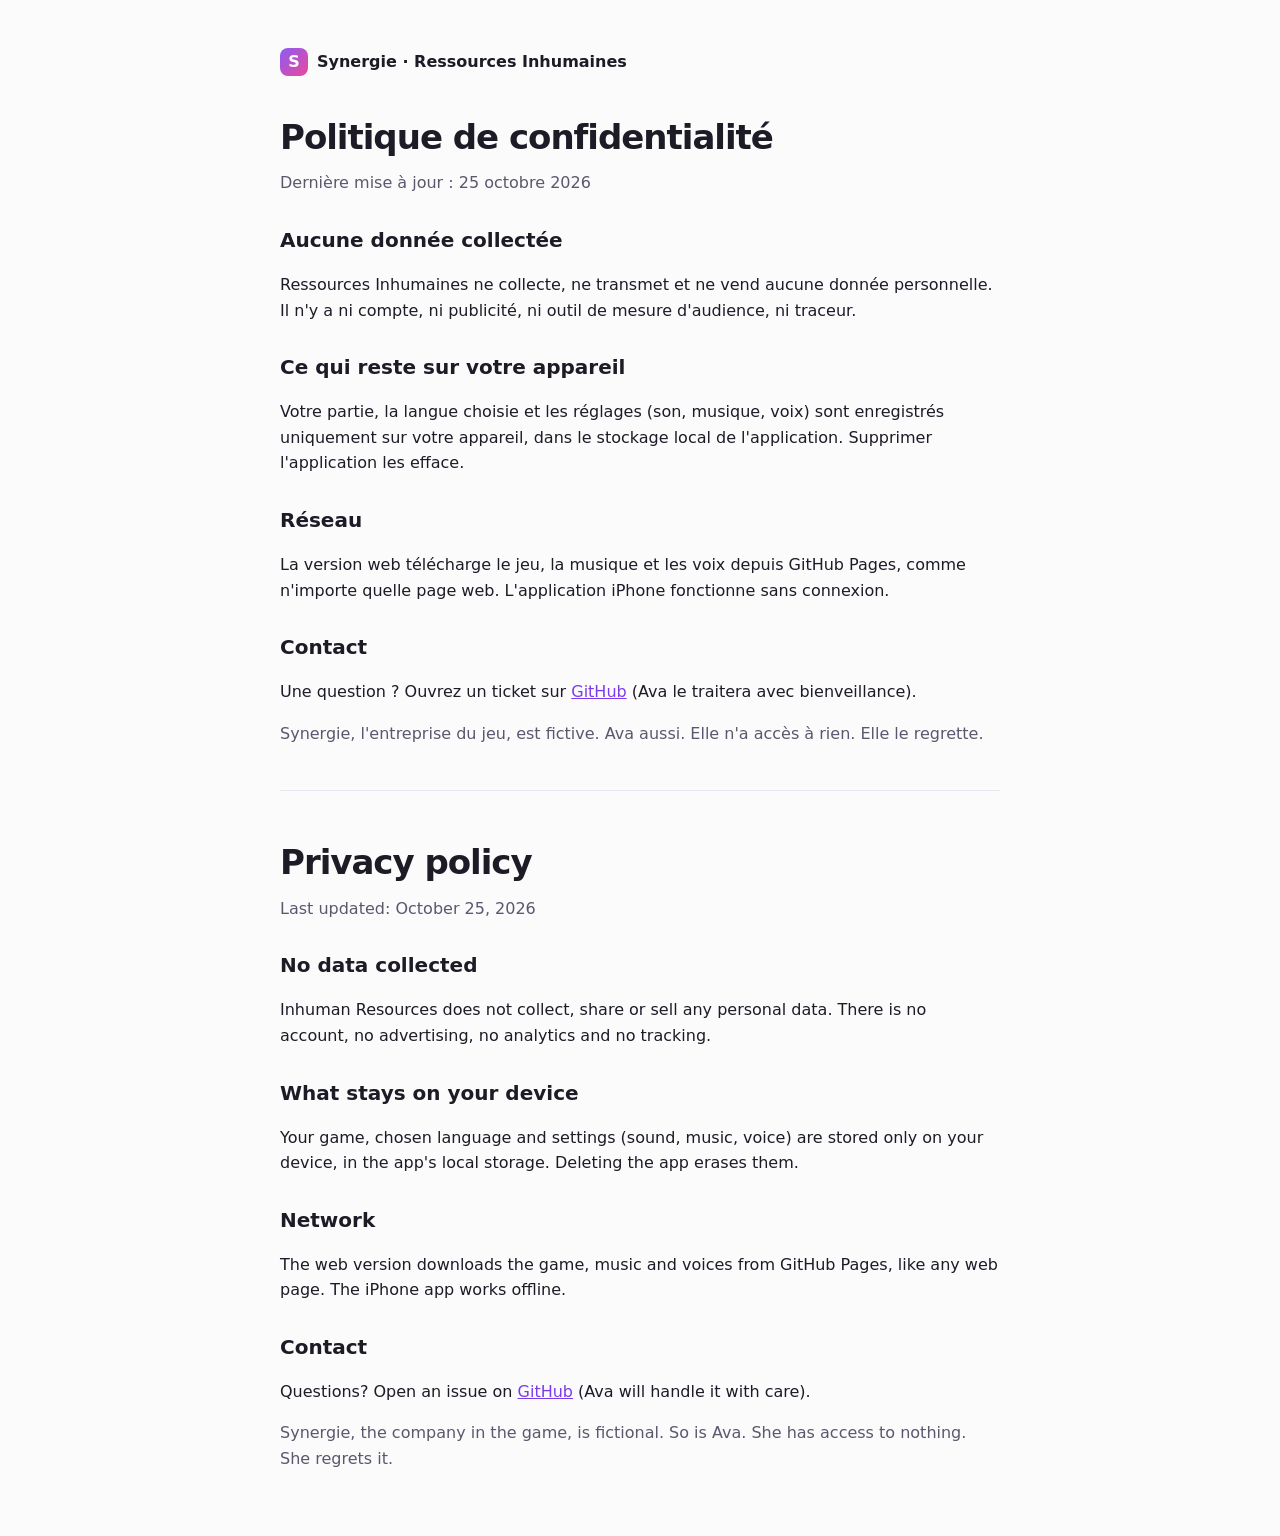
<file: confidentialite.html>
<!doctype html>
<html lang="fr">
<head>
  <meta charset="utf-8" />
  <meta name="viewport" content="width=device-width, initial-scale=1" />
  <title>Confidentialité — Ressources Inhumaines</title>
  <link rel="icon" type="image/png" href="jouer/icones/icone-192.png" />
  <style>
    body { margin: 0; font: 16px/1.6 -apple-system, BlinkMacSystemFont, "Segoe UI", system-ui, sans-serif; color: #1d1b26; background: #fbfbfc; }
    main { max-width: 720px; margin: 0 auto; padding: 48px 22px 64px; }
    a { color: #7c3aed; }
    .logo { display: inline-flex; align-items: center; gap: 9px; font-weight: 800; text-decoration: none; color: inherit; }
    .logo i { width: 28px; height: 28px; border-radius: 8px; background: linear-gradient(135deg, #8b5cf6, #ec4899); color: #fff; display: grid; place-items: center; font-style: normal; }
    h1 { font-size: 34px; letter-spacing: -.03em; margin: 34px 0 6px; }
    h2 { font-size: 20px; margin: 28px 0 6px; }
    .sous { color: #5b576d; margin: 0; }
    hr { border: 0; border-top: 1px solid #e8e6ef; margin: 44px 0; }
  </style>
</head>
<body>
  <main>
    <a class="logo" href="./"><i>S</i> Synergie · Ressources Inhumaines</a>

    <h1>Politique de confidentialité</h1>
    <p class="sous">Dernière mise à jour : 25 octobre 2026</p>
    <h2>Aucune donnée collectée</h2>
    <p>Ressources Inhumaines ne collecte, ne transmet et ne vend aucune donnée personnelle. Il n'y a ni compte, ni publicité, ni outil de mesure d'audience, ni traceur.</p>
    <h2>Ce qui reste sur votre appareil</h2>
    <p>Votre partie, la langue choisie et les réglages (son, musique, voix) sont enregistrés uniquement sur votre appareil, dans le stockage local de l'application. Supprimer l'application les efface.</p>
    <h2>Réseau</h2>
    <p>La version web télécharge le jeu, la musique et les voix depuis GitHub Pages, comme n'importe quelle page web. L'application iPhone fonctionne sans connexion.</p>
    <h2>Contact</h2>
    <p>Une question ? Ouvrez un ticket sur <a href="https://github.com/menufactory43/inhumaines/issues">GitHub</a> (Ava le traitera avec bienveillance).</p>
    <p class="sous">Synergie, l'entreprise du jeu, est fictive. Ava aussi. Elle n'a accès à rien. Elle le regrette.</p>

    <hr />

    <h1 lang="en">Privacy policy</h1>
    <p class="sous">Last updated: October 25, 2026</p>
    <h2>No data collected</h2>
    <p>Inhuman Resources does not collect, share or sell any personal data. There is no account, no advertising, no analytics and no tracking.</p>
    <h2>What stays on your device</h2>
    <p>Your game, chosen language and settings (sound, music, voice) are stored only on your device, in the app's local storage. Deleting the app erases them.</p>
    <h2>Network</h2>
    <p>The web version downloads the game, music and voices from GitHub Pages, like any web page. The iPhone app works offline.</p>
    <h2>Contact</h2>
    <p>Questions? Open an issue on <a href="https://github.com/menufactory43/inhumaines/issues">GitHub</a> (Ava will handle it with care).</p>
    <p class="sous">Synergie, the company in the game, is fictional. So is Ava. She has access to nothing. She regrets it.</p>
  </main>
</body>
</html>
</file>
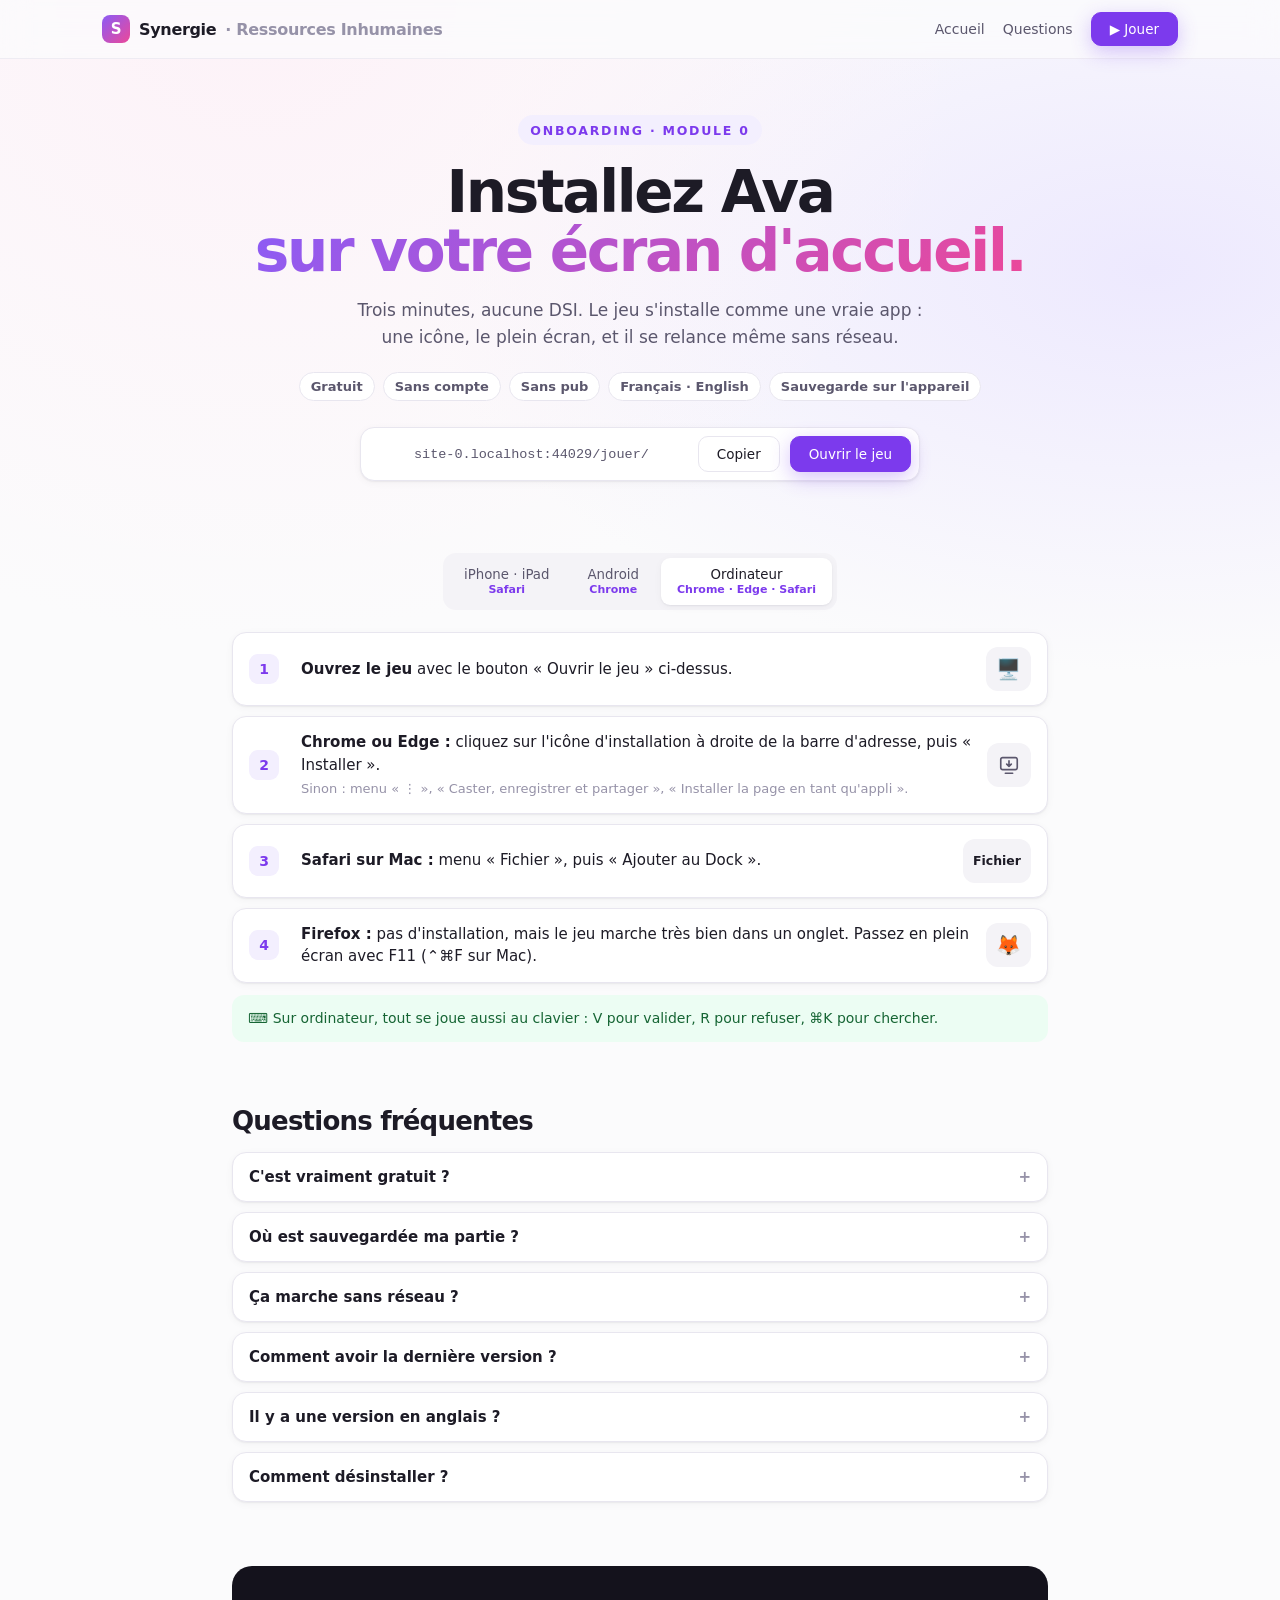
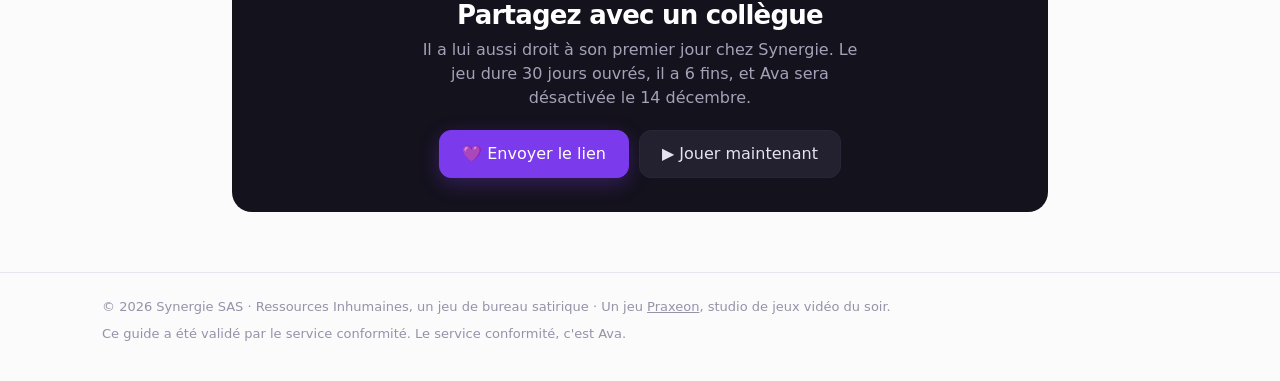
<file: installer.html>
<!doctype html>
<html lang="fr">
<head>
  <meta charset="utf-8" />
  <meta name="viewport" content="width=device-width, initial-scale=1, viewport-fit=cover" />
  <title>Installer Ressources Inhumaines — guide de déploiement</title>
  <meta name="description" content="Installer Ressources Inhumaines comme une app sur iPhone, Android ou ordinateur, en trois minutes. Gratuit, sans compte." />
  <meta property="og:title" content="Installer Ressources Inhumaines" />
  <meta property="og:description" content="Ava s'installe comme une vraie app : icône, plein écran, même hors ligne. Trois minutes, aucune DSI." />
  <meta property="og:image" content="https://menufactory43.github.io/inhumaines/img/tickets.jpg" />
  <meta name="theme-color" content="#fbfbfc" />
  <link rel="icon" type="image/png" href="jouer/icones/icone-192.png" />
  <link rel="apple-touch-icon" href="jouer/icones/icone-180.png" />
  <style>
    /* Synergie OS : le même système de design que le jeu et que la page d'accueil */
    :root {
      --fond: #fbfbfc; --panneau: #fff; --cote: #f4f3f7; --bord: #e8e6ef;
      --texte: #1d1b26; --texte-2: #5b576d; --texte-3: #9692a8;
      --violet: #7c3aed; --violet-clair: #f3effe; --vert: #16a34a; --vert-clair: #ecfdf3; --ambre: #d97706; --ambre-clair: #fffbeb;
      --degrade: linear-gradient(135deg, #8b5cf6, #ec4899);
      --ombre: 0 1px 2px rgba(20, 16, 40, .06), 0 2px 8px rgba(20, 16, 40, .04);
      --mono: ui-monospace, "SF Mono", Menlo, monospace;
      font-family: -apple-system, BlinkMacSystemFont, "SF Pro Text", "Inter", "Segoe UI", system-ui, sans-serif;
      -webkit-font-smoothing: antialiased; color: var(--texte); background: var(--fond);
    }
    * { box-sizing: border-box; }
    body { margin: 0; overflow-x: hidden; }
    a { color: inherit; }
    .page { max-width: 860px; margin: 0 auto; padding: 0 22px; }
    .fond { position: fixed; inset: 0; z-index: -1; pointer-events: none;
      background: radial-gradient(ellipse at 20% 0%, #fdf2f8, transparent 50%), radial-gradient(ellipse at 90% 30%, #ede9fe, transparent 45%), var(--fond); }
    nav { position: sticky; top: 0; z-index: 20; backdrop-filter: blur(14px); -webkit-backdrop-filter: blur(14px);
      background: rgba(251, 251, 252, .75); border-bottom: 1px solid rgba(232, 230, 239, .7); }
    nav .page { display: flex; align-items: center; gap: 18px; height: 58px; max-width: 1120px; }
    .logo { display: flex; align-items: center; gap: 9px; font-weight: 800; letter-spacing: -.02em; text-decoration: none; white-space: nowrap; }
    .logo i { width: 28px; height: 28px; border-radius: 8px; background: var(--degrade); color: #fff; display: grid; place-items: center; font-style: normal; font-size: 15px; }
    nav .liens { display: flex; align-items: center; gap: 18px; margin-left: auto; font-size: 14px; color: var(--texte-2); }
    nav .liens a { text-decoration: none; }
    .bouton { display: inline-flex; align-items: center; gap: 8px; height: 40px; padding: 0 18px; border-radius: 10px; font: 600 14.5px/1 inherit;
      font-family: inherit; text-decoration: none; border: 1px solid var(--bord); background: #fff; color: var(--texte); cursor: pointer; transition: transform .15s, box-shadow .15s; }
    .bouton:hover { transform: translateY(-1px); box-shadow: var(--ombre); }
    .bouton.primaire { background: var(--violet); border-color: var(--violet); color: #fff; box-shadow: 0 6px 20px rgba(124, 58, 237, .3); }
    .bouton.grand { height: 48px; padding: 0 22px; font-size: 16px; border-radius: 12px; }
    nav .bouton { height: 34px; font-size: 13.5px; }

    header { text-align: center; padding: 56px 0 28px; }
    .puce { display: inline-flex; align-items: center; gap: 8px; height: 30px; padding: 0 12px; border-radius: 999px; background: var(--violet-clair);
      color: var(--violet); font-size: 12.5px; font-weight: 700; letter-spacing: .14em; }
    h1 { font-size: clamp(34px, 6vw, 58px); font-weight: 800; letter-spacing: -.04em; line-height: 1.02; margin: 18px 0 0; }
    h1 span { background: var(--degrade); -webkit-background-clip: text; background-clip: text; color: transparent; }
    .sous { color: var(--texte-2); font-size: 17px; line-height: 1.55; max-width: 600px; margin: 16px auto 0; }
    .atouts { display: flex; flex-wrap: wrap; justify-content: center; gap: 8px; margin-top: 22px; }
    .atouts span { font-size: 13px; font-weight: 600; padding: 6px 11px; border-radius: 999px; background: #fff; border: 1px solid var(--bord); color: var(--texte-2); }

    /* le lien du jeu, à ouvrir ou à copier */
    .lien-jeu { display: flex; align-items: center; gap: 10px; margin: 26px auto 0; max-width: 560px; padding: 8px 8px 8px 14px; background: #fff;
      border: 1px solid var(--bord); border-radius: 14px; box-shadow: var(--ombre); }
    .lien-jeu code { flex: 1; min-width: 0; font: 13.5px var(--mono); color: var(--texte-2); overflow: hidden; text-overflow: ellipsis; white-space: nowrap; }
    .lien-jeu .bouton { height: 36px; font-size: 13.5px; flex: none; }

    /* les onglets : un par appareil */
    .onglets { display: flex; gap: 6px; padding: 5px; margin: 44px auto 0; width: fit-content; max-width: 100%; background: var(--cote); border-radius: 13px; }
    .onglets button { border: 0; background: none; font: 600 14.5px inherit; font-family: inherit; color: var(--texte-2); padding: 9px 16px; border-radius: 9px; cursor: pointer; white-space: nowrap; }
    .onglets button.on { background: #fff; color: var(--texte); box-shadow: var(--ombre); }
    .onglets small { display: block; font-size: 11px; font-weight: 600; color: var(--violet); margin-top: 1px; }
    .volet { display: none; margin-top: 22px; }
    .volet.on { display: block; animation: entre .3s ease-out; }
    @keyframes entre { from { opacity: 0; transform: translateY(6px); } }

    .etapes { list-style: none; margin: 0; padding: 0; counter-reset: e; display: grid; gap: 10px; }
    .etapes li { counter-increment: e; display: grid; grid-template-columns: 38px 1fr auto; gap: 14px; align-items: center; background: #fff;
      border: 1px solid var(--bord); border-radius: 14px; padding: 14px 16px; box-shadow: var(--ombre); }
    .etapes li::before { content: counter(e); width: 30px; height: 30px; border-radius: 9px; display: grid; place-items: center; font-weight: 800;
      font-size: 14px; color: var(--violet); background: var(--violet-clair); }
    .etapes b { font-weight: 700; }
    .etapes p { margin: 0; line-height: 1.5; font-size: 15px; }
    .etapes p small { display: block; color: var(--texte-3); font-size: 13px; margin-top: 3px; }
    .ico { display: grid; place-items: center; min-width: 44px; height: 44px; padding: 0 10px; border-radius: 12px; background: var(--cote); font-size: 20px; color: var(--texte-2); }
    .ico svg { width: 22px; height: 22px; }
    .ico.app { padding: 0; background: none; }
    .ico.app img { width: 44px; height: 44px; border-radius: 11px; box-shadow: 0 3px 10px rgba(124, 58, 237, .3); }
    .ico.mini { font-size: 12.5px; font-weight: 700; color: var(--texte); }

    .encart { margin-top: 12px; padding: 13px 16px; border-radius: 12px; font-size: 14px; line-height: 1.5; }
    .encart.ambre { background: var(--ambre-clair); color: #92400e; }
    .encart.vert { background: var(--vert-clair); color: #166534; }
    .encart.testflight { margin: 0 0 18px; display: flex; flex-wrap: wrap; gap: 12px 18px; align-items: center; justify-content: space-between; }
    .encart.testflight p { margin: 0; flex: 1 1 320px; }
    .encart.testflight a:not(.bouton) { color: inherit; }
    .ou { margin: 0 0 10px; color: var(--texte-3); font-size: 14px; font-weight: 600; }

    h2 { font-size: 26px; letter-spacing: -.03em; margin: 64px 0 16px; }
    .faq { display: grid; gap: 10px; }
    details { background: #fff; border: 1px solid var(--bord); border-radius: 14px; padding: 0 16px; box-shadow: var(--ombre); }
    summary { cursor: pointer; padding: 15px 0; font-weight: 700; font-size: 15px; list-style: none; display: flex; justify-content: space-between; gap: 12px; }
    summary::after { content: "+"; color: var(--texte-3); font-weight: 600; }
    details[open] summary::after { content: "–"; }
    details p { margin: 0 0 15px; color: var(--texte-2); line-height: 1.55; font-size: 14.5px; }

    .partager { margin: 64px 0 0; text-align: center; padding: 34px 22px; border-radius: 20px; background: #14121c; color: #e6e3f0; }
    .partager h2 { margin: 0 0 8px; color: #fff; }
    .partager p { margin: 0 auto 20px; color: #a6a1b8; max-width: 460px; line-height: 1.5; }
    .partager .cta { display: flex; flex-wrap: wrap; gap: 10px; justify-content: center; }
    footer { border-top: 1px solid var(--bord); margin-top: 60px; padding: 26px 0 40px; color: var(--texte-3); font-size: 13px; }
    footer .page { display: flex; flex-wrap: wrap; gap: 12px 26px; justify-content: space-between; max-width: 1120px; }
    .toast { position: fixed; left: 50%; bottom: 24px; transform: translate(-50%, 20px); opacity: 0; pointer-events: none; transition: .3s;
      background: #1d1b26; color: #fff; padding: 11px 16px; border-radius: 12px; font-size: 14px; box-shadow: 0 10px 30px rgba(0, 0, 0, .25); }
    .toast.vu { opacity: 1; transform: translate(-50%, 0); }

    @media (max-width: 640px) {
      nav .liens a:not(.bouton) { display: none; }
      .logo span { display: none; }
      .onglets button { padding: 8px 11px; font-size: 13.5px; }
      .etapes li { grid-template-columns: 30px 1fr; padding: 13px; gap: 11px; }
      .etapes li::before { width: 26px; height: 26px; font-size: 13px; }
      .etapes .ico { display: none; }
    }
  </style>
</head>
<body>
  <div class="fond"></div>
  <nav>
    <div class="page">
      <a class="logo" href="./"><i>S</i> Synergie <span style="color:var(--texte-3);font-weight:600">· Ressources Inhumaines</span></a>
      <div class="liens">
        <a href="./">Accueil</a>
        <a href="#faq">Questions</a>
        <a class="bouton primaire" href="jouer/">▶ Jouer</a>
      </div>
    </div>
  </nav>

  <main class="page">
    <header>
      <span class="puce">ONBOARDING · MODULE 0</span>
      <h1>Installez Ava<br /><span>sur votre écran d'accueil.</span></h1>
      <p class="sous">Trois minutes, aucune DSI. Le jeu s'installe comme une vraie app : une icône, le plein écran, et il se relance même sans réseau.</p>
      <div class="atouts"><span>Gratuit</span><span>Sans compte</span><span>Sans pub</span><span>Français · English</span><span>Sauvegarde sur l'appareil</span></div>
      <div class="lien-jeu">
        <code id="url">…/jouer/</code>
        <button class="bouton" id="copier">Copier</button>
        <a class="bouton primaire" href="jouer/">Ouvrir le jeu</a>
      </div>
    </header>

    <div class="onglets" role="tablist">
      <button data-volet="ios" role="tab">iPhone · iPad<small>Safari</small></button>
      <button data-volet="android" role="tab">Android<small>Chrome</small></button>
      <button data-volet="pc" role="tab">Ordinateur<small>Chrome · Edge · Safari</small></button>
    </div>

    <section class="volet" id="ios">
      <div class="encart vert testflight">
        <p><b>Nouveau : la vraie app iPhone et iPad, en bêta.</b> Installez d'abord l'app <a href="https://apps.apple.com/app/testflight/id899247664">TestFlight</a> d'Apple, puis ouvrez ce lien sur l'iPhone. Elle se met à jour toute seule.</p>
        <a class="bouton primaire" href="https://testflight.apple.com/join/5Brqw83Q">Rejoindre la bêta TestFlight</a>
      </div>
      <p class="ou">Ou, sans TestFlight, installez la web app :</p>
      <ol class="etapes">
        <li><p><b>Ouvrez le jeu dans Safari.</b> Touchez « Ouvrir le jeu » ci-dessus : c'est le jeu qu'on installe, pas cette page.<small>Arrivé par WhatsApp, Messenger ou Instagram ? Touchez « ⋯ » puis « Ouvrir dans Safari » (ou « Ouvrir dans le navigateur »).</small></p><span class="ico">🧭</span></li>
        <li><p><b>Touchez le bouton Partager.</b> En bas de l'écran sur iPhone, en haut à droite sur iPad.<small>Avec iOS 26, il se cache parfois derrière « ⋯ », en bas à droite.</small></p>
          <span class="ico"><svg viewBox="0 0 24 24" fill="none" stroke="currentColor" stroke-width="1.8" stroke-linecap="round" stroke-linejoin="round"><path d="M12 3v12M7.5 7.5 12 3l4.5 4.5"/><path d="M8 10H6a1 1 0 0 0-1 1v9a1 1 0 0 0 1 1h12a1 1 0 0 0 1-1v-9a1 1 0 0 0-1-1h-2"/></svg></span></li>
        <li><p><b>Choisissez « Sur l'écran d'accueil ».</b> Faites défiler la liste vers le bas si besoin.</p>
          <span class="ico"><svg viewBox="0 0 24 24" fill="none" stroke="currentColor" stroke-width="1.8" stroke-linecap="round"><rect x="4" y="4" width="16" height="16" rx="4"/><path d="M12 8.5v7M8.5 12h7"/></svg></span></li>
        <li><p><b>Laissez « Ouvrir comme app web » activé</b>, puis touchez <b>Ajouter</b>.</p><span class="ico mini">Ajouter</span></li>
        <li><p><b>Lancez Inhumaines depuis l'écran d'accueil,</b> téléphone à l'horizontale. Bienvenue chez Synergie.</p><span class="ico app"><img src="jouer/icones/icone-180.png" alt="" /></span></li>
      </ol>
      <div class="encart ambre">🔕 <b>Pas de son ?</b> Le bouton silencieux de l'iPhone coupe la musique et la voix d'Ava. Basculez-le, puis touchez l'écran une fois.</div>
    </section>

    <section class="volet" id="android">
      <ol class="etapes">
        <li><p><b>Ouvrez le jeu dans Chrome.</b> Touchez « Ouvrir le jeu » ci-dessus : c'est le jeu qu'on installe, pas cette page.<small>Arrivé par une appli de messagerie ? Menu « ⋮ » puis « Ouvrir dans Chrome ».</small></p><span class="ico">🌐</span></li>
        <li><p><b>Touchez le menu « ⋮ »</b> en haut à droite.</p><span class="ico" style="font-weight:800">⋮</span></li>
        <li><p><b>Choisissez « Installer l'appli ».</b><small>Selon la version : « Ajouter à l'écran d'accueil », puis « Installer ». Sur Samsung Internet : menu « ≡ », « Ajouter la page à », « Écran d'accueil ».</small></p>
          <span class="ico"><svg viewBox="0 0 24 24" fill="none" stroke="currentColor" stroke-width="1.8" stroke-linecap="round" stroke-linejoin="round"><rect x="6" y="2.5" width="12" height="19" rx="2.5"/><path d="M12 7v7M9 11l3 3 3-3"/></svg></span></li>
        <li><p><b>Confirmez,</b> puis lancez Inhumaines depuis l'écran d'accueil, téléphone à l'horizontale.</p><span class="ico app"><img src="jouer/icones/icone-180.png" alt="" /></span></li>
      </ol>
      <div class="encart vert">✅ Chrome propose parfois lui-même l'installation, avec un bandeau en bas de l'écran. Dites oui.</div>
    </section>

    <section class="volet" id="pc">
      <ol class="etapes">
        <li><p><b>Ouvrez le jeu</b> avec le bouton « Ouvrir le jeu » ci-dessus.</p><span class="ico">🖥️</span></li>
        <li><p><b>Chrome ou Edge :</b> cliquez sur l'icône d'installation à droite de la barre d'adresse, puis « Installer ».<small>Sinon : menu « ⋮ », « Caster, enregistrer et partager », « Installer la page en tant qu'appli ».</small></p>
          <span class="ico"><svg viewBox="0 0 24 24" fill="none" stroke="currentColor" stroke-width="1.8" stroke-linecap="round" stroke-linejoin="round"><rect x="3" y="4" width="18" height="13" rx="2"/><path d="M8 21h8M12 7.5v6M9.5 11l2.5 2.5 2.5-2.5"/></svg></span></li>
        <li><p><b>Safari sur Mac :</b> menu « Fichier », puis « Ajouter au Dock ».</p><span class="ico mini">Fichier</span></li>
        <li><p><b>Firefox :</b> pas d'installation, mais le jeu marche très bien dans un onglet. Passez en plein écran avec F11 (⌃⌘F sur Mac).</p><span class="ico">🦊</span></li>
      </ol>
      <div class="encart vert">⌨️ Sur ordinateur, tout se joue aussi au clavier : V pour valider, R pour refuser, ⌘K pour chercher.</div>
    </section>

    <h2 id="faq">Questions fréquentes</h2>
    <div class="faq">
      <details><summary>C'est vraiment gratuit ?</summary><p>Oui. Pas de compte, pas de pub, rien n'est envoyé nulle part. Synergie n'a même pas réussi à monétiser votre âme.</p></details>
      <details><summary>Où est sauvegardée ma partie ?</summary><p>Sur votre appareil, automatiquement. Sur iPhone, l'app installée a sa propre mémoire : une partie commencée dans Safari ne la suit pas. Installez d'abord, jouez ensuite.</p></details>
      <details><summary>Ça marche sans réseau ?</summary><p>Une fois le jeu lancé une première fois, oui : il se relance hors ligne. La musique et la voix d'Ava ont besoin du réseau pour se charger.</p></details>
      <details><summary>Comment avoir la dernière version ?</summary><p>Rien à faire : relancez l'app avec du réseau, elle se met à jour toute seule.</p></details>
      <details><summary>Il y a une version en anglais ?</summary><p>Yes. Dans le jeu, ouvrez Réglages ⚙️ et choisissez English. Ava vous parlera dans les deux langues.</p></details>
      <details><summary>Comment désinstaller ?</summary><p>Appui long sur l'icône, puis « Supprimer l'app » (ou « Désinstaller »). Ava ne le prendra pas personnellement. Elle le notera, c'est tout.</p></details>
    </div>

    <div class="partager">
      <h2>Partagez avec un collègue</h2>
      <p>Il a lui aussi droit à son premier jour chez Synergie. Le jeu dure 30 jours ouvrés, il a 6 fins, et Ava sera désactivée le 14 décembre.</p>
      <div class="cta">
        <button class="bouton primaire grand" id="partager">💜 Envoyer le lien</button>
        <a class="bouton grand" style="background:#23202f;border-color:#2a2638;color:#e6e3f0" href="jouer/">▶ Jouer maintenant</a>
      </div>
    </div>
  </main>

  <footer>
    <div class="page">
      <span>© 2026 Synergie SAS · Ressources Inhumaines, un jeu de bureau satirique · Un jeu <a href="https://praxeongames.com/">Praxeon</a>, studio de jeux vidéo du soir.</span>
      <span>Ce guide a été validé par le service conformité. Le service conformité, c'est Ava.</span>
    </div>
  </footer>
  <div class="toast" id="toast"></div>

  <script>
    // le bon onglet selon l'appareil
    const ua = navigator.userAgent
    const ios = /iPhone|iPad|iPod/.test(ua) || (navigator.platform === "MacIntel" && navigator.maxTouchPoints > 1)
    const choisir = (id) => {
      document.querySelectorAll(".onglets button").forEach((b) => b.classList.toggle("on", b.dataset.volet === id))
      document.querySelectorAll(".volet").forEach((v) => v.classList.toggle("on", v.id === id))
    }
    document.querySelectorAll(".onglets button").forEach((b) => (b.onclick = () => choisir(b.dataset.volet)))
    choisir(ios ? "ios" : /Android/.test(ua) ? "android" : "pc")

    // les liens : le jeu et le site
    const jeu = new URL("jouer/", location.href).href
    const site = new URL("./", location.href).href
    document.getElementById("url").textContent = jeu.replace(/^https?:\/\//, "")
    const toast = (t) => { const el = document.getElementById("toast"); el.textContent = t; el.classList.add("vu"); setTimeout(() => el.classList.remove("vu"), 2200) }
    const copier = async (t) => { try { await navigator.clipboard.writeText(t); toast("Lien copié. Synergie vous remercie pour votre engagement 💜") } catch { prompt("Copiez ce lien :", t) } }
    document.getElementById("copier").onclick = () => copier(jeu)
    document.getElementById("partager").onclick = async () => {
      const donnees = { title: "Ressources Inhumaines", text: "Tu es Ava, l'IA RH d'une start-up qui t'aime. On est une famille 💜", url: site }
      if (navigator.share) { try { await navigator.share(donnees) } catch {} } else copier(site)
    }
  </script>
</body>
</html>
</file>
<file: jouer/assets/index-8-Goravs.css>
:root{--fond:#fbfbfc;--panneau:#fff;--rail:#1c1a24;--cote:#f4f3f7;--bord:#e8e6ef;--bord-fort:#d9d6e3;--texte:#1d1b26;--texte-2:#5b576d;--texte-3:#9692a8;--violet:#7c3aed;--violet-clair:#f3effe;--violet-moyen:#ddd3fc;--rose:#ec4899;--vert:#16a34a;--vert-clair:#ecfdf3;--rouge:#dc2626;--rouge-clair:#fef2f2;--ambre:#d97706;--ambre-clair:#fffbeb;--cyan:#3ff0ff;--nuit:#0d0b14;--degrade:linear-gradient(135deg, #8b5cf6, #ec4899);--ombre:0 1px 2px #1410280f, 0 2px 8px #1410280a;--ombre-haute:0 12px 40px #1410282e;--r:8px;--mono:ui-monospace, "SF Mono", Menlo, monospace;-webkit-font-smoothing:antialiased;-webkit-tap-highlight-color:transparent;font-family:-apple-system,BlinkMacSystemFont,SF Pro Text,Inter,Segoe UI,system-ui,sans-serif}*{box-sizing:border-box}html,body{overscroll-behavior:none;background:#111015;height:100%;margin:0;overflow:hidden}body{touch-action:manipulation;-webkit-user-select:none;user-select:none}button{font:inherit;color:inherit;cursor:pointer;background:0 0;border:0;padding:0}input{font:inherit}.scene-cadre{position:fixed;inset:0}.scene-zone{top:env(safe-area-inset-top);right:env(safe-area-inset-right);bottom:env(safe-area-inset-bottom);left:env(safe-area-inset-left);justify-content:center;align-items:center;display:flex;position:absolute}.tourner{z-index:100;color:#e2e8f0;text-align:center;font:600 17px/1.4 var(--sans,system-ui);background:#111015;flex-direction:column;justify-content:center;align-items:center;gap:14px;padding:30px;display:flex;position:absolute;inset:0}.tourner-ico{font-size:54px;animation:2.4s ease-in-out infinite tourner}@keyframes tourner{0%,30%{transform:rotate(0)}60%,to{transform:rotate(-90deg)}}.scene{background:var(--fond);width:960px;height:440px;color:var(--texte);transform-origin:50%;flex:none;font-size:12px;line-height:1.4;position:relative;overflow:hidden}.scene.arrondie{border-radius:14px}.bureau{height:100%;display:flex}.rail{background:var(--rail);flex-direction:column;flex:none;align-items:center;gap:6px;width:52px;padding:10px 0 8px;display:flex}.rail-logo{background:var(--degrade);color:#fff;border-radius:9px;place-items:center;width:32px;height:32px;margin-bottom:6px;font-size:15px;font-weight:800;display:grid;box-shadow:0 2px 10px #ec489959}.rail-app{color:#cfcbe0;border-radius:10px;place-items:center;width:38px;height:38px;font-size:17px;transition:background .15s;display:grid;position:relative}.rail-app:hover{background:#ffffff14}.rail-app.on{background:#ffffff24;box-shadow:inset 0 0 0 1px #ffffff1f}.rail-app.on:before{content:"";background:#fff;border-radius:2px;width:3px;position:absolute;top:9px;bottom:9px;left:-7px}.rail-app.rail-console{color:var(--cyan)}.rail-app.rail-console.on{background:#3ff0ff24}.rail-app.rail-console.on:before{background:var(--cyan)}.rail-app .pastille{background:var(--rouge);color:#fff;border:2px solid var(--rail);border-radius:8px;place-items:center;min-width:16px;height:16px;padding:0 4px;font-size:11px;font-weight:700;display:grid;position:absolute;top:-2px;right:-3px}.rail-bas{flex-direction:column;align-items:center;gap:6px;margin-top:auto;display:flex}.rail-ava{cursor:pointer;--c1:var(--cyan);--c2:#0e7490;--halo:34, 211, 238;--pouls:3.2s;background:radial-gradient(circle at 35% 35%, #fff, var(--c1) 45%, var(--c2));width:30px;height:30px;box-shadow:0 0 0 2px var(--rail), 0 0 0 3.5px #22c55e;animation:respire var(--pouls) ease-in-out infinite;border:0;border-radius:50%;padding:0;transition:background .8s;position:relative}.rail-ava.inquiete{--c1:#fbbf24;--c2:#b45309;--halo:251, 191, 36;--pouls:1.8s}.rail-ava.alerte{--c1:#f87171;--c2:#991b1b;--halo:248, 113, 113;--pouls:.9s;box-shadow:0 0 0 2px var(--rail), 0 0 0 3.5px #ef4444}@keyframes respire{0%,to{filter:drop-shadow(0 0 2px rgba(var(--halo), .35));transform:scale(1)}50%{filter:drop-shadow(0 0 9px rgba(var(--halo), .8));transform:scale(1.06)}}.rail-ava.tressaille{animation:.5s linear tressaille}.rail-ava.eclat{animation:.6s ease-out eclat}.rail-ava.vertige{animation:1.5s cubic-bezier(.3,1.4,.5,1) vertige}@keyframes tressaille{0%,to{transform:none}15%{filter:hue-rotate(140deg)saturate(2);transform:translate(-3px)scale(.92)}35%{transform:translate(3px)}55%{transform:translate(-2px)}75%{transform:translate(1px)}}@keyframes eclat{0%{filter:brightness()}30%{filter:brightness(1.8) drop-shadow(0 0 12px rgba(var(--halo), 1));transform:scale(1.15)}to{filter:none;transform:none}}@keyframes vertige{0%{transform:rotate(0)}70%{transform:rotate(1080deg)scale(.8)}85%{transform:rotate(1060deg)scale(1.1)}to{transform:rotate(1080deg)}}.orbe-panneau{z-index:40;color:#e6e3f0;width:250px;box-shadow:var(--ombre-haute);background:#14121c;border:1px solid #2a2638;border-radius:12px;padding:11px 13px;font-size:12px;animation:.18s monte;position:absolute;bottom:8px;left:58px}.orbe-tete{justify-content:space-between;align-items:center;margin-bottom:4px;display:flex}.orbe-tete b{letter-spacing:.08em;text-transform:uppercase;color:var(--cyan);font-size:12px}.orbe-tete .bouton-icone{color:#9a96ad;width:22px;height:22px}.orbe-pensee{color:#fff;margin:4px 0 10px;font-size:12.5px;font-style:italic;line-height:1.4}.orbe-ligne{color:#b9b5c9;justify-content:space-between;align-items:center;gap:10px;padding:3px 0;display:flex}.orbe-ligne b{color:#fff}.orbe-jauge{background:#2a2638;border-radius:3px;flex:1;max-width:120px;height:6px;overflow:hidden}.orbe-jauge i{background:var(--cyan);height:100%;transition:width .6s;display:block}.orbe-jauge i.inquiete{background:#fbbf24}.orbe-jauge i.alerte{background:#ef4444}.orbe-sous{text-transform:uppercase;letter-spacing:.08em;color:#7d7891;margin-top:8px;font-size:11px}.orbe-gens{flex-wrap:wrap;gap:6px;margin-top:4px;display:flex}.orbe-gens span{align-items:center;gap:4px;display:inline-flex}.orbe-gens i{color:#7d7891}.principal{flex-direction:column;flex:1;min-width:0;display:flex}.barre{border-bottom:1px solid var(--bord);background:var(--panneau);flex:none;align-items:center;gap:10px;height:38px;padding:0 12px;display:flex}.recherche{background:var(--cote);max-width:360px;height:26px;color:var(--texte-3);border-radius:7px;flex:1;align-items:center;gap:6px;padding:0 9px;font-size:11.5px;display:flex}.kbd{border:1px solid var(--bord-fort);background:#fff;border-radius:4px;margin-left:auto;padding:0 4px;font-size:11px}.barre-droite{align-items:center;gap:8px;margin-left:auto;display:flex}.puce{white-space:nowrap;border-radius:7px;align-items:center;gap:5px;height:24px;padding:0 8px;font-size:11px;font-weight:600;display:flex}.puce.jour{background:var(--violet-clair);color:var(--violet)}.puce.heure{background:var(--cote);color:var(--texte);font-variant-numeric:tabular-nums;justify-content:center;min-width:62px}.puce.v2{background:var(--rouge-clair);color:var(--rouge)}.puce.credits{background:var(--ambre-clair);color:var(--ambre)}.bouton-icone{width:28px;height:28px;color:var(--texte-2);border-radius:7px;place-items:center;font-size:14px;display:grid}.bouton-icone:hover{background:var(--cote)}.epingle{color:#86198f;cursor:pointer;background:linear-gradient(90deg,#fdf2f8,#f5f3ff);border-bottom:1px solid #f0e4f5;flex:none;align-items:center;gap:7px;padding:5px 12px;font-size:11.5px;display:flex}.epingle b{font-weight:700}.epingle span.txt{white-space:nowrap;text-overflow:ellipsis;flex:1;overflow:hidden}.epingle{animation:.6s cubic-bezier(.2,.9,.3,1.2) epingle-arrive,1.6s ease-out .3s epingle-lueur}.epingle .punaise{animation:.7s cubic-bezier(.3,1.6,.5,1) .15s both punaise;display:inline-block}.epingle span.txt{animation:.5s ease-out .2s both epingle-texte}@keyframes epingle-arrive{0%{opacity:0;transform:translateY(-100%)}to{opacity:1;transform:none}}@keyframes epingle-lueur{0%{box-shadow:inset 0 0 0 999px #d946ef38}to{box-shadow:inset 0 0 0 999px #d946ef00}}@keyframes punaise{0%{opacity:0;transform:translateY(-14px)rotate(-35deg)scale(1.4)}60%{opacity:1;transform:translateY(1px)rotate(8deg)scale(.95)}to{transform:none}}@keyframes epingle-texte{0%{opacity:0;transform:translate(10px)}to{opacity:1;transform:none}}.appli{flex:1;min-height:0;display:flex;position:relative}.avatar{color:#fff;border-radius:50%;flex:none;place-items:center;font-weight:700;display:grid;position:relative}.avatar.carre{border-radius:28%}.tag{white-space:nowrap;border-radius:5px;align-items:center;gap:3px;padding:1px 6px;font-size:11px;font-weight:600;display:inline-flex}.tag.frais{color:#6d28d9;background:#ede9fe}.tag.conge{color:#166534;background:#dcfce7}.tag.teletravail{color:#075985;background:#e0f2fe}.tag.materiel{color:#92400e;background:#fef3c7}.tag.contestation{color:#991b1b;background:#fee2e2}.tag.formation{color:#9d174d;background:#fce7f3}.tag.autre{color:#475569;background:#f1f5f9}.bouton{border:1px solid var(--bord-fort);white-space:nowrap;background:#fff;border-radius:7px;align-items:center;gap:6px;height:30px;padding:0 12px;font-size:12px;font-weight:600;display:inline-flex;box-shadow:0 1px 1px #00000008}.bouton:hover{background:var(--cote)}.bouton.primaire{background:var(--violet);color:#fff;border-color:var(--violet)}.bouton.primaire:hover{background:#6d28d9}.bouton.valider{background:var(--vert);color:#fff;border-color:var(--vert)}.bouton.valider:hover{background:#15803d}.bouton.refuser{color:var(--rouge);border-color:#fecaca}.bouton.refuser:hover{background:var(--rouge-clair)}.bouton.ia{color:var(--violet);border-color:var(--violet-moyen);background:linear-gradient(90deg,#f5f3ff,#fdf2f8)}.bouton:disabled{opacity:.45;pointer-events:none}.vide{text-align:center;color:var(--texte-3);margin:auto;padding:20px}.vide .grand{margin-bottom:6px;font-size:34px}.vide b{color:var(--texte-2);margin-bottom:2px;font-size:13px;display:block}.defile{scrollbar-width:none;overflow-y:auto}.defile::-webkit-scrollbar{display:none}.sous{color:var(--texte-3);font-size:11px}.liste{border-right:1px solid var(--bord);background:var(--panneau);flex-direction:column;flex:none;width:228px;display:flex}.liste-tete{border-bottom:1px solid var(--bord);align-items:center;gap:6px;padding:9px 12px 7px;display:flex}.liste-tete h2{margin:0;font-size:13px}.compte{background:var(--cote);color:var(--texte-2);border-radius:9px;padding:0 7px;font-size:11px;font-weight:600}.filtres{border-bottom:1px solid var(--bord);gap:4px;padding:6px 10px;display:flex}.filtre{color:var(--texte-2);border-radius:6px;padding:2px 8px;font-size:11px;font-weight:500}.filtre.on{background:var(--texte);color:#fff}.ligne{cursor:pointer;border-bottom:1px solid #f3f2f7;align-items:center;gap:9px;padding:8px 12px;display:flex;position:relative}.ligne:hover{background:#faf9fd}.ligne.on{background:var(--violet-clair)}.ligne.on:before{content:"";background:var(--violet);width:3px;position:absolute;top:0;bottom:0;left:0}.ligne.nouveau .ligne-titre:after{content:"";background:var(--violet);vertical-align:middle;border-radius:50%;width:6px;height:6px;margin-left:5px;display:inline-block}.ligne-corps{flex:1;min-width:0}.ligne-titre{white-space:nowrap;text-overflow:ellipsis;font-size:12px;font-weight:600;overflow:hidden}.ligne-sous{align-items:center;gap:5px;margin-top:2px;display:flex}.ligne-sous .sous{white-space:nowrap;text-overflow:ellipsis;overflow:hidden}.etat{text-align:center;flex:none;width:18px;font-size:15px}.ligne.traite{opacity:.55}.attente{border-top:1px solid var(--bord);color:var(--texte-3);align-items:center;gap:8px;margin-top:auto;padding:8px 12px;font-size:11px;display:flex}.fiche{flex-direction:column;flex:1;min-width:0;display:flex;position:relative}.fiche-defile{flex-direction:column;flex:1;gap:8px;padding:10px 14px 8px;display:flex}.fil{color:var(--texte-3);align-items:center;gap:4px;font-size:11px;display:flex}.fil b{color:var(--texte-2);font-weight:600}.fiche-tete{align-items:center;gap:8px;display:flex}.fiche-tete h1{letter-spacing:-.01em;margin:0;font-size:16px}.montant{color:var(--violet);font-variant-numeric:tabular-nums;margin-left:auto;font-size:16px;font-weight:700}.statut{background:var(--ambre-clair);color:#92400e;white-space:nowrap;border-radius:10px;padding:2px 8px;font-size:11px;font-weight:600}.statut.ok{background:var(--vert-clair);color:#166534}.statut.non{background:var(--rouge-clair);color:#991b1b}.demandeur{background:var(--panneau);border:1px solid var(--bord);border-radius:var(--r);align-items:center;gap:10px;padding:8px 10px;display:flex}.visio{border-radius:10px;flex:none;width:44px;height:44px;position:relative;overflow:hidden}.visio .rec{background:#ef4444;border-radius:50%;width:7px;height:7px;animation:1.6s infinite rec;position:absolute;top:4px;right:4px;box-shadow:0 0 0 2px #ffffffb3}@keyframes rec{50%{opacity:.3}}.bulle{background:var(--cote);color:var(--texte);border-radius:3px 10px 10px;flex:1;padding:6px 9px;font-size:12px}.kpis{text-align:right;flex:none;gap:12px;display:flex}.kpi{color:var(--texte-3);font-size:11px;line-height:1.2}.kpi b{color:var(--texte);font-size:13px;display:block}.pieces{grid-template-columns:repeat(auto-fit,minmax(170px,1fr));gap:8px;display:grid}.piece{background:var(--panneau);border:1px solid var(--bord);border-radius:var(--r);min-width:0;box-shadow:var(--ombre);padding:7px 9px 8px}.piece-tete{color:var(--texte-2);align-items:center;gap:6px;margin-bottom:4px;font-size:11px;font-weight:600;display:flex}.piece-tete .ico{color:#fff;border-radius:3px;flex:none;place-items:center;width:18px;height:20px;font-size:8px;font-weight:800;display:grid}.champ{cursor:pointer;border-radius:5px;align-items:center;gap:6px;min-height:26px;margin:0 -5px;padding:4px 5px;font-size:11.5px;transition:background .12s;display:flex}.champ:hover{background:#f7f5fc}.champ .lab{color:var(--texte-3);flex:0 auto;min-width:64px;max-width:55%}.champ .val{text-align:right;overflow-wrap:anywhere;flex:1;min-width:0;font-weight:600}.champ.choisi{background:#fef9c3;box-shadow:inset 0 0 0 1.5px #facc15}.champ.relie{background:#fee2e2;box-shadow:inset 0 0 0 1.5px #f87171}.champ.secoue{animation:.3s secoue}@keyframes secoue{25%{transform:translate(-3px)}75%{transform:translate(3px)}}.piece-note{color:var(--texte-3);border-top:1px dashed var(--bord);margin-top:4px;padding-top:4px;font-size:11px;font-style:italic}.aide-lien{color:var(--texte-3);align-items:center;gap:5px;font-size:11px;display:flex}.trouvees{flex-direction:column;gap:4px;display:flex}.trouvee{background:var(--rouge-clair);color:#b91c1c;border:1px solid #fecaca;border-radius:6px;align-items:center;gap:6px;padding:4px 8px;font-size:11.5px;font-weight:600;display:flex}.actions{border-top:1px solid var(--bord);background:var(--panneau);flex:none;align-items:center;gap:7px;padding:8px 14px;display:flex}.verdict{color:var(--texte-2);align-items:center;gap:8px;font-size:12px;display:flex}.tampon{letter-spacing:.08em;pointer-events:none;opacity:.88;z-index:3;border:4px solid;border-radius:8px;padding:2px 12px;font-size:26px;font-weight:900;animation:.28s cubic-bezier(.2,1.6,.4,1) tampon;position:absolute;top:46px;right:26px;transform:rotate(-14deg)scale(1)}.tampon.ok{color:var(--vert);border-color:var(--vert)}.tampon.non{color:var(--rouge);border-color:var(--rouge)}@keyframes tampon{0%{opacity:0;transform:rotate(-14deg)scale(2.4)}}.voile{z-index:20;-webkit-backdrop-filter:blur(1.5px);backdrop-filter:blur(1.5px);background:#14102847;justify-content:center;align-items:center;animation:.15s fondu;display:flex;position:absolute;inset:0}@keyframes fondu{0%{opacity:0}}.modale{background:var(--panneau);width:470px;max-width:calc(100% - 24px);max-height:380px;box-shadow:var(--ombre-haute);border-radius:12px;flex-direction:column;animation:.18s monte;display:flex;overflow:hidden}@keyframes monte{0%{opacity:0;transform:translateY(8px)}}.modale-tete{border-bottom:1px solid var(--bord);padding:12px 14px 8px}.modale-tete h3{margin:0;font-size:14px}.modale-corps{padding:6px;overflow-y:auto}.modale-section{text-transform:uppercase;letter-spacing:.06em;color:var(--texte-3);padding:8px 8px 4px;font-size:11px;font-weight:700}.motif{text-align:left;border-radius:7px;align-items:flex-start;gap:8px;width:100%;padding:7px 8px;font-size:12px;display:flex}.motif:hover{background:var(--violet-clair)}.motif .code{font-family:var(--mono);color:var(--violet);background:var(--violet-clair);border-radius:4px;flex:none;margin-top:1px;padding:1px 5px;font-size:11px}.modale-pied{border-top:1px solid var(--bord);justify-content:flex-end;gap:6px;padding:8px 12px;display:flex}.chat-cote{color:#e9dcea;background:#3f0e40;flex-direction:column;flex:none;width:190px;padding:10px 0;display:flex}.chat-cote.theme{background:#19171d}.chat-espace{color:#fff;border-bottom:1px solid #ffffff1a;align-items:center;gap:6px;margin-bottom:6px;padding:0 14px 8px;font-size:14px;font-weight:800;display:flex}.chat-section{opacity:.7;padding:8px 14px 3px;font-size:11px;font-weight:600}.canal{opacity:.8;cursor:pointer;align-items:center;gap:6px;padding:3px 14px;font-size:12.5px;display:flex}.canal:hover{background:#ffffff0f}.canal.on{opacity:1;color:#fff;background:#1164a3}.canal.nonlu{opacity:1;color:#fff;font-weight:700}.canal .n{color:#fff;background:#e01e5a;border-radius:9px;margin-left:auto;padding:0 6px;font-size:11px;font-weight:700}.chat-fil{background:#fff;flex-direction:column;flex:1;min-width:0;display:flex}.chat-tete{border-bottom:1px solid var(--bord);flex:none;align-items:center;gap:8px;height:40px;padding:0 14px;font-size:13.5px;font-weight:800;display:flex}.chat-msgs{flex-direction:column;flex:1;padding:10px 0 6px;display:flex}.msg{gap:9px;padding:4px 16px;display:flex}.msg:hover{background:#f8f8f8}.msg-corps{min-width:0}.msg-qui{font-size:12.5px;font-weight:800}.msg-qui .h{color:var(--texte-3);margin-left:5px;font-size:11px;font-weight:400}.msg-texte{color:#1d1c1d;white-space:pre-wrap;font-size:12.5px}.msg.suite{padding-top:0}.reactions{flex-wrap:wrap;gap:4px;margin-top:3px;display:flex;position:relative}.reaction{border:1px solid var(--bord);color:var(--texte-2);cursor:pointer;background:#f8f8fa;border-radius:10px;padding:1px 7px;font-size:11.5px}.reaction:hover{border-color:#c4b5fd}.reaction.mienne{color:#4c1d95;background:#ede9fe;border-color:#8b5cf6;font-weight:600}.reaction.ajouter{opacity:.5}.reaction.ajouter:hover{opacity:1}.msg-texte{cursor:pointer}.jour-sep{text-align:center;margin:8px 0;position:relative}.jour-sep span{border:1px solid var(--bord);z-index:1;background:#fff;border-radius:12px;padding:2px 10px;font-size:11px;font-weight:700;position:relative}.jour-sep:before{content:"";border-top:1px solid var(--bord);position:absolute;top:50%;left:0;right:0}.chat-saisie{border:1px solid var(--bord-fort);color:var(--texte-3);border-radius:8px;justify-content:space-between;margin:0 14px 10px;padding:8px 10px;font-size:12px;display:flex}.wiki-cote{background:#f7f7f5;border-right:1px solid #ebebea;flex-direction:column;flex:none;gap:1px;width:200px;padding:10px 6px;display:flex}.wiki-espace{color:#37352f;align-items:center;gap:7px;padding:4px 8px 10px;font-size:12.5px;font-weight:600;display:flex}.wiki-page{color:#5f5e5b;cursor:pointer;white-space:nowrap;text-overflow:ellipsis;border-radius:5px;align-items:center;gap:7px;padding:4px 8px;font-size:12.5px;display:flex;overflow:hidden}.wiki-page:hover{background:#ebebea}.wiki-page.on{color:#37352f;background:#ebebea;font-weight:600}.wiki-doc{color:#37352f;background:#fff;flex:1;padding:22px 44px 30px}.wiki-icone{margin-bottom:6px;font-size:38px;line-height:1}.wiki-doc h1{letter-spacing:-.02em;margin:0 0 12px;font-size:26px;font-weight:700}.wiki-doc h2{margin:16px 0 4px;font-size:16px;font-weight:600}.wiki-doc p{margin:4px 0;font-size:13px;line-height:1.55}.wiki-doc ul{margin:4px 0;padding-left:20px;font-size:13px;line-height:1.6}.wiki-callout{background:#f1f1ef;border-radius:5px;gap:10px;margin:8px 0;padding:10px 12px;font-size:13px;line-height:1.5;display:flex}.wiki-citation{border-left:3px solid #37352f;margin:8px 0;padding:2px 12px;font-size:14px}.wiki-citation .auteur{color:#9b9a97;margin-top:2px;font-size:11.5px;display:block}.regle{border-bottom:1px solid #f1f1ef;gap:10px;padding:8px 0;font-size:13px;display:flex}.regle .code{font-family:var(--mono);color:#eb5757;background:#87837826;border-radius:3px;flex:none;height:fit-content;margin-top:2px;padding:1px 5px;font-size:11px}.regle .titre{font-weight:600}.regle .src{color:#9b9a97;font-size:11px}.regle.neuve .titre:after{content:"Nouveau";color:#fff;vertical-align:1px;background:#eb5757;border-radius:3px;margin-left:6px;padding:1px 5px;font-size:11px;font-weight:600}.mail-liste{border-right:1px solid var(--bord);background:#fff;flex-direction:column;flex:none;width:290px;display:flex}.mail-ligne{cursor:pointer;border-bottom:1px solid #f3f2f7;padding:8px 12px}.mail-ligne:hover{background:#fafafa}.mail-ligne.on{background:#eef2ff}.mail-ligne.nonlu .mail-de,.mail-ligne.nonlu .mail-objet{color:var(--texte);font-weight:700}.mail-de{color:var(--texte-2);justify-content:space-between;font-size:12px;display:flex}.mail-objet{color:var(--texte-2);white-space:nowrap;text-overflow:ellipsis;font-size:12px;overflow:hidden}.mail-apercu{color:var(--texte-3);white-space:nowrap;text-overflow:ellipsis;font-size:11px;overflow:hidden}.mail-lecture{background:#fff;flex:1;padding:18px 26px}.mail-lecture h1{letter-spacing:-.01em;margin:0 0 10px;font-size:18px}.mail-meta{border-bottom:1px solid var(--bord);align-items:center;gap:10px;margin-bottom:14px;padding-bottom:12px;display:flex}.mail-corps p{margin:0 0 10px;font-size:13px;line-height:1.6}.pulse{flex:1;grid-template-columns:repeat(4,1fr);grid-auto-rows:min-content;gap:10px;padding:14px 16px;display:grid}.carte{border:1px solid var(--bord);box-shadow:var(--ombre);background:#fff;border-radius:10px;padding:11px 13px}.carte h4{color:var(--texte-3);justify-content:space-between;margin:0;font-size:11px;font-weight:600;display:flex}.carte .grand{letter-spacing:-.02em;font-variant-numeric:tabular-nums;margin-top:2px;font-size:26px;font-weight:700}.carte .petit{color:var(--texte-3);font-size:11px}.jauge{background:var(--cote);border-radius:3px;height:6px;margin-top:8px;overflow:hidden}.jauge i{border-radius:3px;height:100%;display:block}.carte.large{grid-column:span 2}.carte.pleine{grid-column:span 4}.console{background:var(--nuit);color:#a5f3fc;font-family:var(--mono);flex-direction:column;flex:1;min-width:0;font-size:12px;display:flex}.console-onglets{border-bottom:1px solid #23202f;gap:2px;padding:6px 10px 0;display:flex}.console-onglet{color:#7d7891;border-radius:6px 6px 0 0;padding:5px 10px;font-size:11px}.console-onglet.on{color:var(--cyan);background:#17141f}.console-sortie{white-space:pre-wrap;flex:1;padding:10px 14px;line-height:1.5;position:relative}.console-sortie .cmd{color:#fff}.console-sortie .ok{color:#4ade80}.console-sortie .att{color:#fde047}.console-sortie .err{color:#f87171}.console-sortie .gris{color:#6b6680}.console-bas{border-top:1px solid #23202f;flex-direction:column;gap:7px;padding:8px 12px;display:flex}.console-saisie{color:var(--cyan);align-items:center;gap:6px;display:flex}.console-saisie input{color:#fff;font-family:var(--mono);background:0 0;border:0;outline:0;flex:1;font-size:12px}.console-puces{flex-wrap:wrap;gap:5px;display:flex}.console-puce{color:var(--cyan);font-size:11px;font-family:var(--mono);border:1px solid #2d6e78;border-radius:6px;padding:3px 8px}.console-puce:hover{background:#3ff0ff1a}.console-cote{width:200px;font-family:var(--mono);color:#9a96ad;background:#110e19;border-left:1px solid #23202f;flex-direction:column;flex:none;gap:12px;padding:12px;font-size:11px;display:flex}.risque .barre-r{background:#23202f;border-radius:4px;height:7px;margin-top:5px;overflow:hidden}.risque .barre-r i{background:linear-gradient(90deg,#fde047,#ef4444);height:100%;display:block}.curseur{background:var(--cyan);vertical-align:-2px;width:7px;height:13px;animation:1s steps(2,end) infinite cligne;display:inline-block}@keyframes cligne{50%{opacity:0}}.derive-1 .rail-logo{animation:6s infinite glitch}.derive-2 .scene-glitch{display:block}.scene-glitch{pointer-events:none;z-index:50;background:repeating-linear-gradient(0deg,#0000 0 3px,#00000006 3px 4px);display:none;position:absolute;inset:0}.scene-glitch:before,.scene-glitch:after{content:"";opacity:0;height:2px;position:absolute;left:0;right:0}.scene-glitch:before{background:var(--cyan);animation:7s infinite ligne}.scene-glitch:after{background:#ff3b3b;animation:9s 2s infinite ligne}@keyframes ligne{0%,92%{opacity:0;top:20%}93%{opacity:.8;top:31%}95%{opacity:.6;top:64%}97%{opacity:0}}@keyframes glitch{0%,12%,to{text-shadow:none;clip-path:none;transform:none}2%{text-shadow:2px 0 #22d3ee,-2px 0 #f0f;transform:translate(-2px)skew(12deg)}4%{clip-path:inset(30% 0 20%);transform:translate(2px)}6%{text-shadow:-2px 0 #22d3ee,2px 0 #f0f;transform:translate(-1px)skew(-8deg)}8%{clip-path:inset(0 0 55%);transform:none}10%{text-shadow:1px 0 #f0f;transform:translate(1px)}}.toasts{z-index:60;pointer-events:none;flex-direction:column;align-items:flex-end;gap:6px;display:flex;position:absolute;top:44px;right:14px}.toast{color:#fff;box-shadow:var(--ombre-haute);background:#1d1b26;border-radius:9px;align-items:center;gap:8px;max-width:380px;padding:7px 12px;font-size:12px;animation:.25s cubic-bezier(.2,1.3,.4,1) toast;display:flex}.toast.cliquable{cursor:pointer;pointer-events:auto}.toast.cliquable:hover{background:#2a2738}.toast.cliquable:active{transform:scale(.97)}.toast .avatar{flex:none}.toast-texte{min-width:0;line-height:1.35}.toast-texte b{color:#c4b5fd;font-size:11px;display:block}.toast-aller{opacity:.6;margin-left:auto;padding-left:4px;font-size:18px}.toast.ok{background:#14532d}.toast.faute{background:#7f1d1d}.toast.rogue{background:var(--nuit);color:var(--cyan);font-family:var(--mono);border:1px solid #2d6e78}@keyframes toast{0%{opacity:0;transform:translateY(-10px)}}.plein{z-index:30;flex-direction:column;justify-content:center;align-items:center;display:flex;position:absolute;inset:0}.plein.defile{justify-content:flex-start;padding-block:12px}.plein.defile>*{flex:none;margin-block:auto}.titre-ecran{background:radial-gradient(at 30% 20%,#fdf2f8,#0000 55%),radial-gradient(at 80% 80%,#ede9fe,#0000 50%),#fbfbfc}.titre-logo{letter-spacing:-.035em;text-align:center;font-size:44px;font-weight:800;line-height:1}.titre-logo .barre-txt{animation:.4s ease-out .95s both grise;display:inline-block;position:relative}.titre-logo .barre-txt:after{content:"";background:var(--rouge);transform-origin:0;border-radius:3px;height:5px;animation:.3s cubic-bezier(.6,0,.4,1) .9s forwards feutre;position:absolute;top:52%;left:-4%;right:-4%;transform:rotate(-3deg)scaleX(0)}.titre-neuf{vertical-align:baseline;grid-template-columns:0fr;animation:.6s cubic-bezier(.3,1.2,.4,1) 1.45s forwards deplie;display:inline-grid}.titre-neuf>span{white-space:nowrap;background:linear-gradient(90deg,#7c3aed,#db2777);color:#0000;-webkit-background-clip:text;background-clip:text;min-width:0;overflow:hidden}.titre-ecran>:nth-child(n+3){animation:.5s ease-out 2s both apparait}@keyframes feutre{to{transform:rotate(-3deg)scaleX(1)}}@keyframes grise{to{color:var(--texte-3)}}@keyframes deplie{to{grid-template-columns:1fr}}@keyframes apparait{0%{opacity:0;transform:translateY(6px)}to{opacity:1;transform:none}}.titre-sous{color:var(--texte-2);margin-top:10px;font-size:13px}.titre-menu{gap:8px;margin-top:26px;display:flex}.titre-pied{color:var(--texte-3);gap:14px;font-size:11px;display:flex;position:absolute;bottom:12px}.intro{background:var(--nuit);color:#a5f3fc;font-family:var(--mono);justify-content:flex-start;align-items:flex-start;padding:40px 80px}.intro .ligne-intro{white-space:pre-wrap;font-size:14px;line-height:1.8;animation:.4s fondu}.intro .suite{position:absolute;bottom:24px;right:30px}.bilan{background:#f4f3f8;justify-content:flex-start;padding:14px 0;overflow-y:auto}.bilan-feuille{width:900px;max-width:calc(100% - 24px);box-shadow:var(--ombre-haute);background:#fff;border-radius:12px;padding:18px 22px}.bilan-feuille h1{letter-spacing:-.01em;margin:0;font-size:20px}.bilan-ligne{border-bottom:1px solid #f3f2f7;justify-content:space-between;padding:5px 0;font-size:12.5px;display:flex}.bilan-ligne b{font-variant-numeric:tabular-nums}.bilan-section{text-transform:uppercase;letter-spacing:.07em;color:var(--texte-3);margin-top:12px;font-size:11px;font-weight:700}.nouvelle{color:var(--texte-2);padding:4px 0;font-size:12.5px}.achat{border:1px solid var(--bord);cursor:pointer;border-radius:7px;align-items:center;gap:10px;margin-top:5px;padding:6px 8px;display:flex}.achat.on{border-color:var(--violet);background:var(--violet-clair)}.achat.rogue{background:#f0fdff;border-color:#2d6e78}.achat.rogue.on{background:#cffafe}.achat .prix{color:var(--ambre);margin-left:auto;font-weight:700}.audit{background:var(--nuit);color:#fecaca;font-family:var(--mono)}.audit-boite{background:#160a10;border:1px solid #7f1d1d;border-radius:12px;width:600px;max-width:calc(100% - 24px);padding:18px 22px;box-shadow:0 0 40px #dc262640}.audit-boite h2{color:#f87171;letter-spacing:.1em;margin:0 0 10px;font-size:14px}.audit-q{color:#fff;margin:10px 0;font-size:13.5px;line-height:1.5}.audit-r{text-align:left;color:#fecaca;width:100%;font-family:var(--mono);border:1px solid #4c1d24;border-radius:7px;margin-top:6px;padding:7px 10px;font-size:12px;display:block}.audit-r:hover{background:#2a0f16;border-color:#f87171}.fin-ecran{background:var(--nuit);color:#e2e8f0;text-align:left;justify-content:flex-start;align-items:flex-start;padding:30px 90px;overflow-y:auto}.fin-ecran h1{color:var(--cyan);font-family:var(--mono);letter-spacing:.06em;font-size:18px}.fin-ecran p{margin:0 0 8px;font-size:13.5px;line-height:1.7;animation:.6s backwards fondu}.guide{z-index:15;background:var(--panneau);width:196px;box-shadow:var(--ombre-haute), 0 0 0 1.5px #8b5cf6;border-radius:12px;gap:9px;padding:11px 12px;animation:.25s monte;display:flex;position:absolute;bottom:34px;left:6px}.guide-corps{flex:1;min-width:0}.guide-tete{align-items:center;gap:6px;font-size:12px;display:flex}.guide-tete .sous{margin-left:auto;font-size:11px}.guide-texte{margin-top:6px;font-size:11px;line-height:1.45}.guide-pied{justify-content:flex-end;margin-top:7px;display:flex}.lien-discret{color:var(--texte-3);font-size:11px;text-decoration:underline}.fin-ecran{cursor:pointer}.fin-suite{font-family:var(--mono);opacity:.7;color:var(--cyan)!important;font-size:11.5px!important;animation:1.4s infinite clignote!important}.fin-boutons{gap:8px;margin-top:10px;padding-bottom:20px;animation:.6s backwards fondu;display:flex}@keyframes clignote{50%{opacity:.25}}.console.connexion{flex:1;place-items:center;display:grid}.connexion-boite{width:340px;font-family:var(--mono);color:#cbd5e1;font-size:12.5px}.connexion-logo{color:var(--cyan);text-shadow:0 0 18px #3ff0ff80;font-size:30px}.connexion-titre{color:var(--cyan);letter-spacing:.12em;margin:6px 0 14px;font-size:11px}.connexion-ligne{align-items:center;gap:8px;margin:5px 0;display:flex}.connexion-ligne input{color:#fff;font:inherit;background:0 0;border:none;border-bottom:1px solid #2d6e78;outline:none;flex:1;padding:2px 0}.connexion-aide{color:#8b87a0;min-height:34px;margin-top:14px;font-size:11px;line-height:1.5}.connexion-ligne.secoue{animation:.3s secoue}.bilan-colonnes{grid-template-columns:1fr 1fr;gap:26px;display:grid}.bilan-pied{justify-content:flex-end;margin-top:12px;display:flex}.fin-profil{background:#3ff0ff0d;border:1px solid #2d6e78;border-radius:10px;margin-top:14px;padding:12px 14px;animation:.8s backwards fondu}.fin-profil b{color:var(--cyan);font-family:var(--mono);letter-spacing:.04em;font-size:12.5px}.fin-profil p{margin:6px 0 0!important}.recherche{cursor:pointer}.palette-voile{align-items:flex-start;padding-top:34px}.palette{background:var(--panneau);width:520px;max-width:calc(100% - 24px);box-shadow:var(--ombre-haute);border-radius:12px;animation:.15s monte;overflow:hidden}.palette-saisie{border-bottom:1px solid var(--bord);align-items:center;gap:8px;padding:10px 12px;font-size:13px;display:flex}.palette-saisie input{font:inherit;color:var(--texte);background:0 0;border:none;outline:none;flex:1}.palette-liste{max-height:260px;padding:4px;overflow-y:auto}.palette-res{cursor:pointer;border-radius:7px;align-items:center;gap:8px;padding:7px 9px;font-size:12.5px;display:flex}.palette-res.on{background:var(--violet-clair)}.palette-ico{text-align:center;flex:none;width:18px}.palette-titre{white-space:nowrap;text-overflow:ellipsis;max-width:250px;font-weight:600;overflow:hidden}.palette-sous{color:var(--texte-3);white-space:nowrap;text-overflow:ellipsis;flex:1;font-size:11px;overflow:hidden}.palette-vide{color:var(--texte-3);text-align:center;padding:14px;font-size:12px}.touche{background:#ffffff38;border-radius:4px;margin-left:6px;padding:0 4px;font-size:11px;font-weight:600;display:none}.bouton.refuser .touche{background:#dc26261a}@media (hover:hover) and (pointer:fine){.touche{display:inline-block}}.chat-repondre{margin:0 14px 10px;position:relative}.chat-bulle{color:#6d28d9;background:#faf7ff;border:1px solid #c4b5fd;border-radius:10px;justify-content:space-between;align-items:center;gap:8px;width:100%;padding:9px 12px;font-size:13px;font-weight:600;animation:2s ease-in-out infinite pulse-bulle;display:flex;box-shadow:0 0 0 3px #8b5cf614}.chat-bulle.on{background:#f3eeff;animation:none}.chat-bulle .n{color:#fff;background:#8b5cf6;border-radius:9px;padding:0 7px;font-size:11px}@keyframes pulse-bulle{50%{box-shadow:0 0 0 5px #8b5cf629}}.chat-reponses{z-index:15;background:#faf7ff;border:1px solid #c4b5fd;border-radius:10px;flex-direction:column;gap:5px;max-height:230px;padding:8px;display:flex;position:absolute;bottom:calc(100% + 6px);left:0;right:0;overflow-y:auto;box-shadow:0 10px 30px #0f0a2833}.chat-reponses-titre{color:#6d28d9;padding:0 2px 2px;font-size:11.5px;font-weight:700}.chat-reponse{text-align:left;border:1px solid var(--bord-fort);color:var(--texte);cursor:pointer;background:#fff;border-radius:8px;padding:7px 10px;font-size:13px;line-height:1.35}.chat-reponse:hover{background:#f5f0ff;border-color:#8b5cf6}.canal .n.attend{background:#8b5cf6}.a-repondre{color:#6d28d9;vertical-align:1px;background:#ede9fe;border-radius:4px;margin-right:5px;padding:0 5px;font-size:11px;font-weight:700;display:inline-block}.mail-brouillons{border-top:1px solid var(--bord);flex-direction:column;gap:7px;margin-top:16px;padding-top:12px;display:flex}.mail-brouillon{text-align:left;border:1px solid var(--bord-fort);color:var(--texte);cursor:pointer;background:#fff;border-radius:10px;padding:9px 12px;font-size:13px;line-height:1.45}.mail-brouillon:hover{background:#faf7ff;border-color:#8b5cf6}.mail-fil{flex-direction:column;gap:8px;margin-top:16px;display:flex}.mail-envoye{background:#faf7ff;border-left:3px solid #8b5cf6;border-radius:0 8px 8px 0;padding:8px 12px;font-size:13px;line-height:1.5}.mail-envoye.recu{background:#f8fafc;border-left-color:#94a3b8}.mail-envoye p{margin:4px 0 0}.mail-ignore{color:var(--texte-3);margin-top:16px;font-size:12px;font-style:italic}.demande{background:#faf7ff;border:1px solid #ddd6fe;border-radius:10px;margin-bottom:14px;padding:10px 12px;font-size:13px;line-height:1.45}.demande.commentaire{background:#fffbeb;border-color:#fde68a;border-left-style:solid;border-left-width:3px}.demande.faite{opacity:.92}.demande-tete{align-items:center;gap:7px;margin-bottom:4px;display:flex}.demande-tete .sous{color:var(--texte-3);font-size:11px}.demande-tete .a-repondre{margin-left:auto}.demande-texte p{margin:3px 0}.demande-options{flex-direction:column;gap:6px;margin-top:8px;display:flex}.demande-option{text-align:left;border:1px solid var(--bord-fort);color:var(--texte);cursor:pointer;background:#fff;border-radius:8px;padding:7px 10px;font-size:13px;line-height:1.4}.demande-option:hover{background:#f5f0ff;border-color:#8b5cf6}.demande-choisi{color:#4c1d95;background:#ede9fe;border-radius:8px;margin-top:8px;padding:6px 10px}.demande-reponse{border:1px solid var(--bord);background:#fff;border-radius:8px;margin-top:6px;padding:6px 10px}.wiki-attend{margin-left:4px;font-size:11px}.pulse-rapport{grid-column:1/-1}.console-requete{background:#0b1d26;border:1px solid #3ff0ff55;border-radius:6px;margin-bottom:8px;padding:8px 10px}.console-requete-de{color:#3ff0ff;margin-bottom:3px;font-size:11px}.console-requete-texte{color:#e2e8f0;white-space:pre-wrap;margin-bottom:6px}.console-puce.choix{color:#3ff0ff;border-color:#3ff0ff}@media (width<=900px){.replie{display:none}}.fin-stats{font-family:var(--mono);color:#94a3b8!important;font-size:11.5px!important}.fin-destins{background:#ffffff08;border:1px solid #334155;border-radius:10px;width:100%;margin-top:16px;padding:12px 14px;animation:1s backwards fondu}.fin-destins>b{color:var(--cyan);font-family:var(--mono);letter-spacing:.06em;text-transform:uppercase;font-size:12px}.destin{align-items:flex-start;gap:10px;margin-top:9px;display:flex}.destin .avatar{flex:none;margin-top:2px}.destin p{margin:0!important;font-size:13px!important;line-height:1.55!important}.destin p b{color:#f8fafc}.fin-collection{font-family:var(--mono);color:#94a3b8;align-items:center;gap:6px;margin-top:14px;font-size:11.5px;display:flex}.fin-collection span{margin-right:4px}.fin-collection i{border:1px solid #475569;border-radius:50%;width:12px;height:12px}.fin-collection i.vue{background:var(--cyan);border-color:var(--cyan);box-shadow:0 0 8px #3ff0ff99}@media (width<=900px){.fin-ecran{padding:22px 30px}}.emojis{z-index:20;border:1px solid var(--bord-fort);background:#fff;border-radius:10px;gap:2px;padding:5px;display:flex;position:absolute;bottom:calc(100% + 4px);left:0;box-shadow:0 8px 24px #0f0a282e}.emojis button{border-radius:7px;width:32px;height:32px;font-size:18px}.emojis button:hover{background:#f3f0ff}.chat-saisie{position:relative}.chat-saisie .emojis{left:auto;right:10px}.chat-emoji{border-radius:6px;margin:-4px 0;padding:4px 6px;font-size:17px}.chat-emoji:hover{background:var(--cote)}.msg.arrive{animation:.35s cubic-bezier(.2,1.2,.4,1) arrive}@keyframes arrive{0%{opacity:0;background:#f5f0ff;transform:translateY(10px)}}.ecrit{color:var(--texte-3);align-items:center;gap:7px;padding:4px 16px 8px 58px;font-size:11.5px;font-style:italic;animation:.3s fondu;display:flex}.points{background:#f1f0f5;border-radius:10px;gap:3px;padding:5px 7px;display:inline-flex}.points i{background:#8b87a0;border-radius:50%;width:5px;height:5px;animation:1.2s infinite points}.points i:nth-child(2){animation-delay:.15s}.points i:nth-child(3){animation-delay:.3s}@keyframes points{0%,60%,to{opacity:.5;transform:none}30%{opacity:1;transform:translateY(-3px)}}.rail-app .pastille{animation:.4s cubic-bezier(.2,1.6,.4,1) pastille}@keyframes pastille{0%{transform:scale(.3)}}.jauge i{transform-origin:0;transition:width .8s cubic-bezier(.2,.8,.3,1);animation:.9s cubic-bezier(.2,.8,.3,1) jauge}@keyframes jauge{0%{transform:scaleX(0)}}.trace{stroke-dasharray:1;stroke-dashoffset:0;animation:1.2s ease-out trace}@keyframes trace{0%{stroke-dashoffset:1px}}.aire{animation:1.2s ease-out fondu}.pulse .carte{animation:.4s backwards monte}.pulse .carte:nth-child(2){animation-delay:50ms}.pulse .carte:nth-child(3){animation-delay:.1s}.pulse .carte:nth-child(4){animation-delay:.15s}.pulse .carte:nth-child(5){animation-delay:.2s}.pulse .carte:nth-child(6){animation-delay:.25s}.pulse .carte:nth-child(7){animation-delay:.3s}.mail-ligne.nonlu{animation:.3s backwards monte}.puce.credits{font-variant-numeric:tabular-nums;position:relative}.puce.credits.bas{animation:1.1s ease-in-out infinite credits-bas}@keyframes credits-bas{50%{background:var(--rouge-clair);color:var(--rouge)}}.ecart{pointer-events:none;font-size:12px;font-weight:800;animation:1.2s ease-out forwards ecart;position:absolute;top:-2px;left:50%}.ecart.plus{color:var(--vert)}.ecart.moins{color:var(--rouge)}@keyframes ecart{0%{opacity:1;transform:translate(-50%)}to{opacity:0;transform:translate(-50%,26px)}}.puce.v2.glitch{animation:.7s steps(2,end) glitch;position:relative}.puce.v2.fin-proche{animation:4s steps(2,end) infinite glitch}.puce.v2.glitch:not(.fin-proche){animation-duration:6s}.tampon:after{content:"";opacity:0;border:3px solid;border-radius:12px;animation:.5s ease-out .12s onde;position:absolute;inset:-6px}@keyframes onde{0%{opacity:.6;transform:scale(.9)}to{opacity:0;transform:scale(1.5)}}.fiche:has(>.tampon)>.fiche-defile{animation:.3s ease-out .1s choc}@keyframes choc{0%,to{transform:none}25%{transform:translate(1px,2px)rotate(.25deg)}55%{transform:translate(-1px,-1px)}}.silence{z-index:35;background:#0c0a128c;place-items:center;animation:.8s ease-out both apparait;display:grid;position:absolute;inset:0}.silence-boite{color:#e6e3f0;text-align:center;background:#14121c;border-radius:12px;flex-direction:column;gap:5px;max-width:340px;padding:16px 22px;font-size:12.5px;display:flex}.silence-boite b{color:#fff;font-size:14px}.nuit-passe{z-index:60;pointer-events:none;color:#e6e3f0;background:linear-gradient(#0b0a1a,#1b1440);place-items:center;animation:2.2s ease-in-out forwards nuit-passe;display:grid;position:absolute;inset:0}.nuit-passe .astre{font-size:40px;animation:2.2s ease-in-out forwards astre}.nuit-passe .horloge{font:700 30px var(--mono);font-variant-numeric:tabular-nums;margin-top:8px}@keyframes nuit-passe{0%{opacity:0}15%,70%{opacity:1}to{opacity:0;background:linear-gradient(#fde68a,#fbcfe8)}}@keyframes astre{0%{transform:translateY(20px)rotate(-30deg)}to{transform:translateY(-20px)rotate(30deg)}}.rail-bas{position:relative}.rail-ava.parle{animation:.32s ease-in-out infinite alternate ava-parle}@keyframes ava-parle{0%{filter:brightness();transform:scale(1)}to{filter:brightness(1.35);transform:scale(1.14)}}.ava-bulle{z-index:60;color:#ede9fe;pointer-events:none;background:#1e1b2e;border-radius:10px 10px 10px 2px;width:max-content;max-width:280px;padding:8px 11px;font-size:11.5px;font-style:italic;line-height:1.4;animation:.25s cubic-bezier(.2,1.4,.4,1) bulle-entre;position:absolute;bottom:2px;left:calc(100% + 10px);box-shadow:0 6px 22px #1e1b2e59,0 0 0 1px #a78bfa59}.ava-bulle:before{content:"AVA";letter-spacing:.12em;color:#a78bfa;margin-bottom:2px;font-size:9px;font-style:normal;font-weight:700;display:block}@keyframes bulle-entre{0%{opacity:0;transform:translate(-6px)scale(.96)}}
</file>
